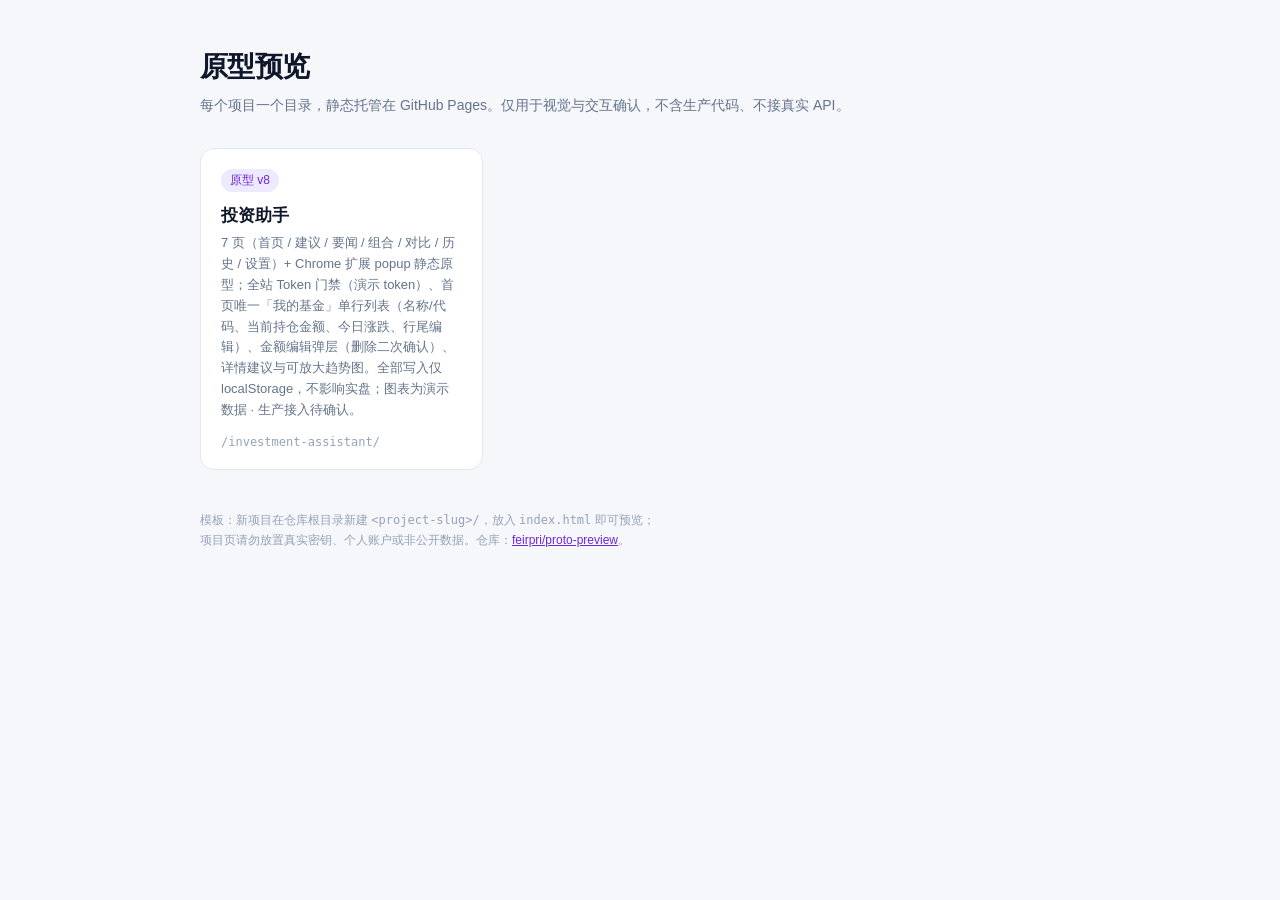
<file: index.html>
<!DOCTYPE html>
<html lang="zh-CN">
<head>
<meta charset="UTF-8">
<meta name="viewport" content="width=device-width, initial-scale=1">
<title>原型预览 · Paperclip</title>
<style>
  :root { color-scheme: light; }
  * { box-sizing: border-box; }
  body {
    margin: 0; padding: 48px 24px 64px;
    font-family: -apple-system, BlinkMacSystemFont, "Segoe UI", "PingFang SC", "Hiragino Sans GB", "Microsoft YaHei", sans-serif;
    background: #f6f7fb; color: #0f172a;
  }
  .wrap { max-width: 880px; margin: 0 auto; }
  header h1 { margin: 0 0 8px; font-size: 28px; letter-spacing: -0.02em; }
  header p { margin: 0; color: #64748b; font-size: 14px; line-height: 1.6; }
  .grid { display: grid; gap: 16px; margin-top: 32px; grid-template-columns: repeat(auto-fill, minmax(260px, 1fr)); }
  .card {
    display: block; padding: 20px; border-radius: 14px; text-decoration: none;
    background: #fff; border: 1px solid #e2e8f0; color: inherit;
    transition: border-color .15s, box-shadow .15s, transform .15s;
  }
  .card:hover { border-color: #8b5cf6; box-shadow: 0 6px 20px rgba(139, 92, 246, .12); transform: translateY(-2px); }
  .badge {
    display: inline-block; padding: 3px 9px; border-radius: 999px; font-size: 12px;
    background: #ede9fe; color: #6d28d9; margin-bottom: 12px;
  }
  .card h2 { margin: 0 0 6px; font-size: 17px; }
  .card p { margin: 0; color: #64748b; font-size: 13px; line-height: 1.6; }
  .path { display: block; margin-top: 14px; font-family: ui-monospace, SFMono-Regular, Menlo, monospace; font-size: 12px; color: #94a3b8; }
  footer { margin-top: 40px; color: #94a3b8; font-size: 12px; line-height: 1.7; }
  footer a { color: #6d28d9; }
</style>
</head>
<body>
<div class="wrap">
  <header>
    <h1>原型预览</h1>
    <p>每个项目一个目录，静态托管在 GitHub Pages。仅用于视觉与交互确认，不含生产代码、不接真实 API。</p>
  </header>

  <main class="grid">
    <a class="card" href="./investment-assistant/">
      <span class="badge">原型 v8</span>
      <h2>投资助手</h2>
      <p>7 页（首页 / 建议 / 要闻 / 组合 / 对比 / 历史 / 设置）+ Chrome 扩展 popup 静态原型；全站 Token 门禁（演示 token）、首页唯一「我的基金」单行列表（名称/代码、当前持仓金额、今日涨跌、行尾编辑）、金额编辑弹层（删除二次确认）、详情建议与可放大趋势图。全部写入仅 localStorage，不影响实盘；图表为演示数据 · 生产接入待确认。</p>
      <span class="path">/investment-assistant/</span>
    </a>
  </main>

  <footer>
    模板：新项目在仓库根目录新建 <code>&lt;project-slug&gt;/</code>，放入 <code>index.html</code> 即可预览；<br>
    项目页请勿放置真实密钥、个人账户或非公开数据。仓库：<a href="https://github.com/feirpri/proto-preview">feirpri/proto-preview</a>。
  </footer>
</div>
</body>
</html>
</file>
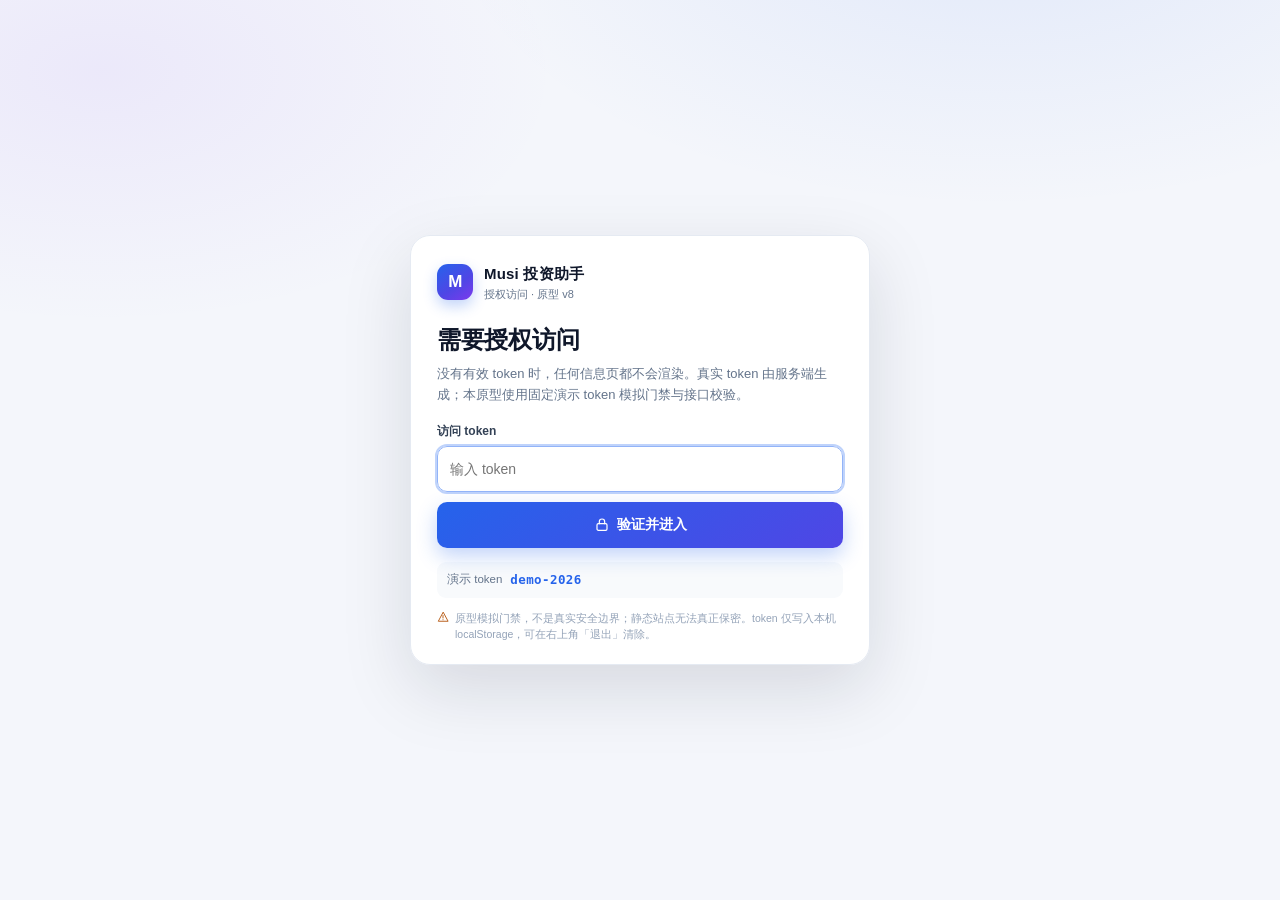
<file: investment-assistant/index.html>
<!doctype html>
<html lang="zh-CN">
<head>
  <meta charset="utf-8">
  <meta name="viewport" content="width=device-width, initial-scale=1, viewport-fit=cover">
  <meta name="theme-color" content="#f4f6fb">
  <title>首页 · Musi 投资助手原型</title>
  <link rel="icon" href="data:,">
  <link rel="stylesheet" href="assets/app.css">
</head>
<body data-page="home">
  <div class="layout">
    <aside class="sidebar" id="sidebar"></aside>
    <div class="main">
      <header class="topbar" id="topbar"></header>
      <main class="content">
        <div class="page-head">
          <div>
            <h1>首页</h1>
            <p class="lede">大盘指数 + 我的基金。每只基金一行，只展示当前持仓金额与今日涨跌；点基金名称看建议与趋势图，点行尾编辑图标修改金额。演示写入仅保存在本地、不影响实盘。</p>
          </div>
          <div class="head-side" id="home-head-side"></div>
        </div>

        <section class="section" style="margin-top:0" aria-label="大盘指数">
          <div class="section-head">
            <div>
              <h2>大盘指数</h2>
              <div class="hint">红涨绿跌 · 点位 / 涨跌幅 / PE-TTM / PE 历史分位（近 10 年）</div>
            </div>
            <div class="updown-legend" aria-label="涨跌颜色图例">
              <span class="ud-item"><span class="ud-swatch up"></span>涨</span>
              <span class="ud-item"><span class="ud-swatch down"></span>跌</span>
              <span class="ud-item"><span class="ud-swatch flat"></span>平</span>
            </div>
          </div>
          <div class="table-card">
            <table class="data-table index-table">
              <caption class="sr-only">大盘指数：点位、涨跌幅、PE-TTM、近 10 年 PE 历史分位与状态；PE 与分位数为演示值</caption>
              <thead>
                <tr>
                  <th scope="col">指数</th>
                  <th scope="col" class="r">点位</th>
                  <th scope="col" class="r">涨跌幅</th>
                  <th scope="col" class="r">PE-TTM</th>
                  <th scope="col" class="r">PE 历史分位<small class="th-sub">近 10 年 · 演示</small></th>
                  <th scope="col" class="r">状态</th>
                </tr>
              </thead>
              <tbody id="index-body" aria-live="polite"></tbody>
            </table>
          </div>
          <p class="table-note">PE-TTM 与历史分位数均为演示值（分位窗口近 10 年），生产环境是否有稳定可商用/可个人使用的接口待数据调研确认；不构成投资建议。</p>
        </section>

        <section class="section" id="my-funds" aria-label="我的基金">
          <div class="section-head">
            <div>
              <h2>我的基金</h2>
              <div class="hint">一行一只基金 · 当前持仓与今日涨跌 · 点名称看详情，点行尾图标改金额</div>
            </div>
            <div class="mf-head-actions">
              <span class="demo-write-chip">演示写入 · 仅保存在本地，不影响实盘</span>
              <button class="mf-add-btn" type="button" data-fund-add>
                <svg viewBox="0 0 24 24" fill="none" stroke="currentColor" stroke-width="1.9" stroke-linecap="round" aria-hidden="true"><path d="M12 5v14"/><path d="M5 12h14"/></svg>
                <span>添加基金</span>
              </button>
            </div>
          </div>
          <div class="table-card">
            <table class="data-table myfunds-table">
              <caption class="sr-only">我的基金：基金名称与代码、当前持仓金额、今日涨跌金额与幅度、编辑入口；演示数据，写入仅保存在本机</caption>
              <thead>
                <tr>
                  <th scope="col">基金</th>
                  <th scope="col" class="r">当前持仓</th>
                  <th scope="col" class="r">今日涨跌</th>
                  <th scope="col" class="mf-actions-head"><span class="sr-only">操作</span></th>
                </tr>
              </thead>
              <tbody id="fund-body" aria-live="polite"></tbody>
            </table>
          </div>
          <p class="table-note">当前持仓金额取该基金最新一条记录；今日涨跌为演示估算。各基金金额之和由系统内部计算，不在首页展示、不可编辑。</p>
        </section>

        <section class="section" aria-label="最近操作">
          <details class="recent-ops" id="recent-ops">
            <summary>
              <span class="ro-summary-main">
                <span class="ro-title">最近操作</span>
                <span class="hint">默认折叠 · 本地审计 · 撤销上一笔 / 恢复演示初始值</span>
              </span>
              <span class="ro-summary-side" aria-hidden="true">展开 / 收起</span>
            </summary>
            <div class="card audit-card" id="home-audit-body"></div>
          </details>
        </section>

        <section class="grid grid-12 section" id="home-quality" aria-label="数据口径说明"></section>
      </main>
      <footer class="site-foot" id="site-footer"></footer>
    </div>
    <nav class="bottom-nav" id="bottom-nav" aria-label="移动端主导航"></nav>
  </div>
  <span id="refresh-status" class="sr-only" aria-live="polite"></span>
  <noscript><p class="table-note">本原型需要启用 JavaScript 才能渲染行情与基金列表。</p></noscript>
  <script src="assets/data.js"></script>
  <script src="assets/app.js"></script>
</body>
</html>
</file>
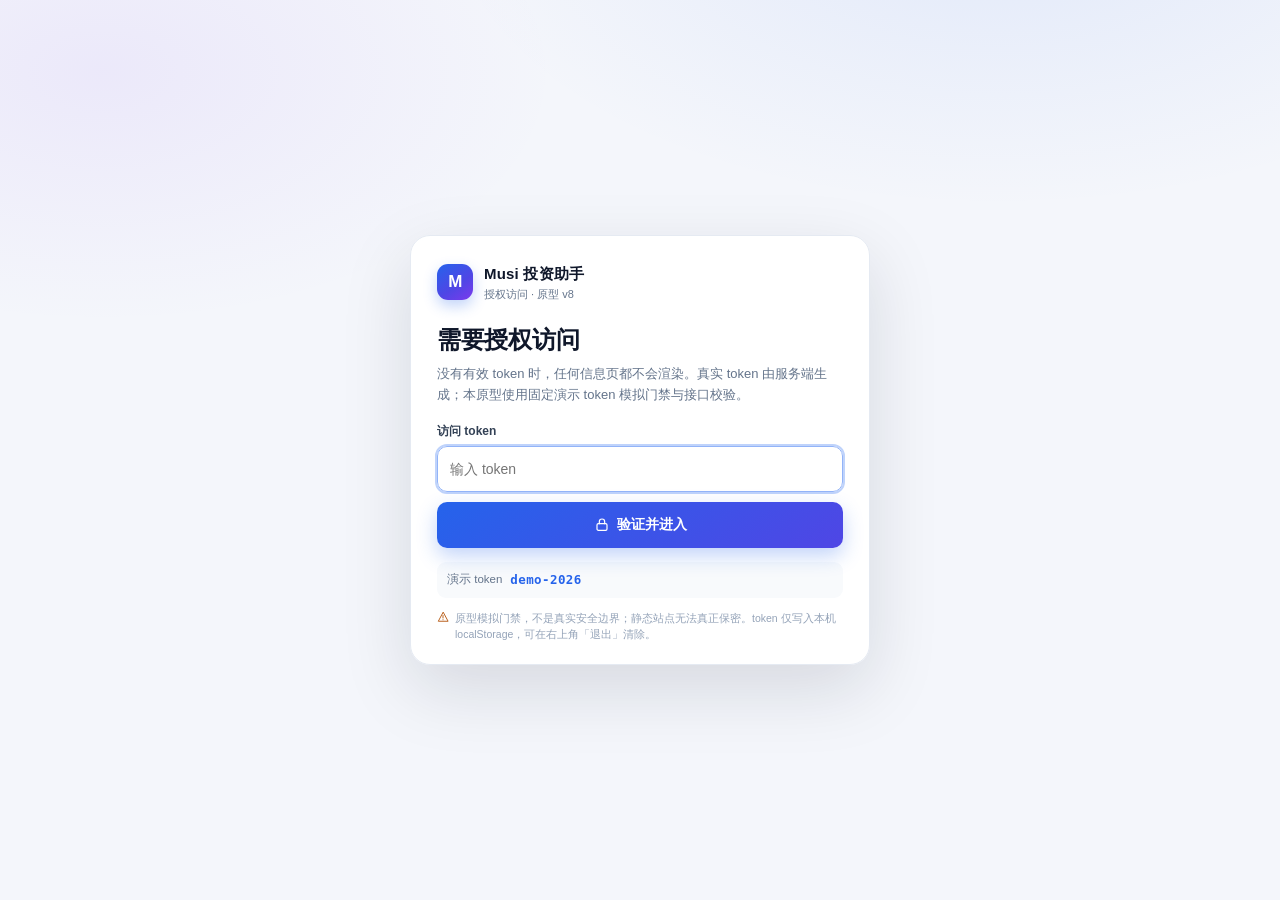
<file: investment-assistant/advice.html>
<!doctype html>
<html lang="zh-CN">
<head>
  <meta charset="utf-8">
  <meta name="viewport" content="width=device-width, initial-scale=1, viewport-fit=cover">
  <meta name="theme-color" content="#f4f6fb">
  <title>建议 · Musi 投资助手原型</title>
  <link rel="icon" href="data:,">
  <link rel="stylesheet" href="assets/app.css">
</head>
<body data-page="advice">
  <div class="layout">
    <aside class="sidebar" id="sidebar"></aside>
    <div class="main">
      <header class="topbar" id="topbar"></header>
      <main class="content">
        <div class="page-head">
          <div>
            <h1>建议</h1>
            <p class="lede">每日 14:30 定期分析的操作建议：整体决策摘要 + 逐基金操作、金额、理由与执行状态。建议只读，执行仅通过 MCP 写入口。</p>
          </div>
          <div class="head-side" id="advice-head-side"></div>
        </div>

        <section class="section" style="margin-top:0" id="advice-summary" aria-label="整体决策摘要"></section>

        <section class="section">
          <div class="section-head">
            <div>
              <h2>逐基金建议</h2>
              <div class="hint">5 只基金 · 操作 / 金额 / 理由 / executed 状态；可对照当前估值与权重</div>
            </div>
            <span class="ro-chip" id="advice-ro"></span>
          </div>
          <div class="advice-list" id="advice-list"></div>
        </section>

        <section class="section" id="advice-foot-note" aria-label="执行说明"></section>
      </main>
      <footer class="site-foot" id="site-footer"></footer>
    </div>
    <nav class="bottom-nav" id="bottom-nav" aria-label="移动端主导航"></nav>
  </div>
  <script src="assets/data.js"></script>
  <script src="assets/app.js"></script>
</body>
</html>
</file>
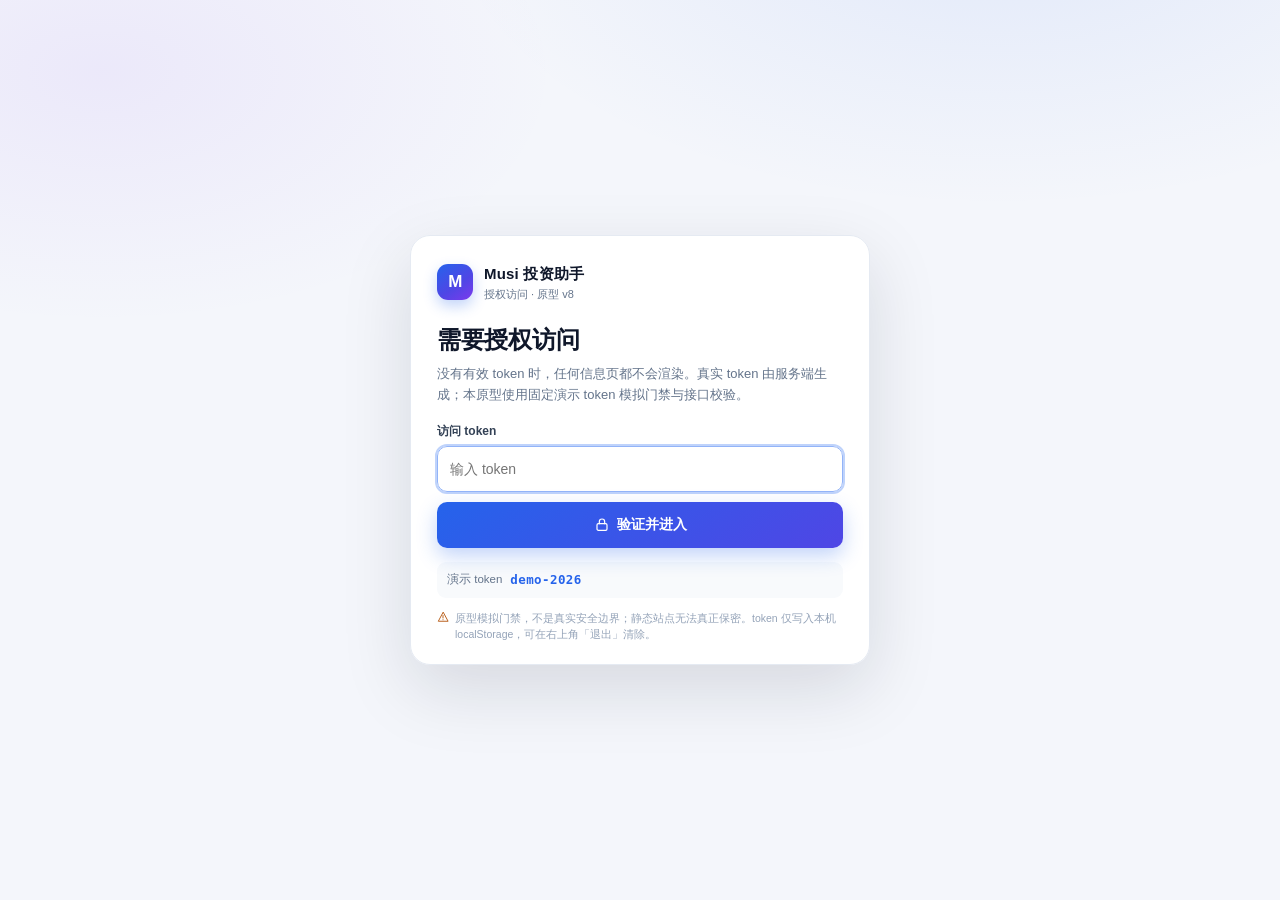
<file: investment-assistant/compare.html>
<!doctype html>
<html lang="zh-CN">
<head>
  <meta charset="utf-8">
  <meta name="viewport" content="width=device-width, initial-scale=1, viewport-fit=cover">
  <meta name="theme-color" content="#f4f6fb">
  <title>对比 · Musi 投资助手原型</title>
  <link rel="icon" href="data:,">
  <link rel="stylesheet" href="assets/app.css">
</head>
<body data-page="compare">
  <div class="layout">
    <aside class="sidebar" id="sidebar"></aside>
    <div class="main">
      <header class="topbar" id="topbar"></header>
      <main class="content">
        <div class="page-head">
          <div>
            <h1>对比</h1>
            <p class="lede">实盘、AI 影子与沪深300 基准的三线对比。曲线以基点 100 归一化，区间可切换。</p>
          </div>
          <div class="head-side">
            <span class="ro-chip"><svg viewBox="0 0 24 24" fill="none" stroke="currentColor" stroke-width="1.8" stroke-linecap="round" stroke-linejoin="round" width="12" height="12"><rect x="4.5" y="10" width="15" height="10" rx="2"/><path d="M8 10V7a4 4 0 0 1 8 0v3"/></svg>只读</span>
          </div>
        </div>

        <section class="section" style="margin-top:0">
          <div class="section-head">
            <div id="range-tabs"></div>
            <span class="hint" id="compare-meta"></span>
          </div>
        </section>

        <section class="card chart-card">
          <div class="chart-top">
            <div class="legend">
              <span class="legend-item"><span class="legend-swatch" style="background:#2563eb"></span>实盘 <b id="lg-actual"></b></span>
              <span class="legend-item"><span class="legend-swatch" style="background:#7c3aed"></span>AI 影子 <b id="lg-ai"></b></span>
              <span class="legend-item"><span class="legend-swatch" style="background:#d97706"></span>沪深300 基准 <b id="lg-bench"></b></span>
            </div>
            <span class="q estimate">estimate 拼接</span>
          </div>
          <div class="chart-wrap" id="chart"></div>
        </section>

        <section class="metric-grid section" style="margin-top:14px" id="compare-metrics" aria-label="对比指标"></section>

        <section class="grid grid-12 section">
          <div class="card col-7">
            <div class="card-head"><h3>指标明细</h3><span class="sub">区间内，按基点 100 计算</span></div>
            <div class="card-pad" style="padding-top:8px">
              <table class="metrics-table" id="compare-table"></table>
            </div>
          </div>
          <div class="card col-5">
            <div class="card-head"><h3>口径与提示</h3><span class="sub">只读</span></div>
            <div class="card-pad">
              <div class="deviation-list">
                <div class="dev-item"><span class="bar"></span><div><div class="t">三组互不写入</div><div class="d">实盘只反映真实持仓行情；AI 影子严格执行每日建议（模拟）；基准组跟踪沪深300。</div></div></div>
                <div class="dev-item warn"><span class="bar"></span><div><div class="t">估算与官方严格分离</div><div class="d">当前末端为 11-10 盘中 estimate，起算包含 11-07 official；修正后曲线会自动重算。</div></div></div>
                <div class="dev-item"><span class="bar"></span><div><div class="t">超额收益口径</div><div class="d">超额 = 组累计收益 − 沪深300 累计收益；未扣费用，仅用于原型展示。</div></div></div>
              </div>
            </div>
          </div>
        </section>
      </main>
      <footer class="site-foot" id="site-footer"></footer>
    </div>
    <nav class="bottom-nav" id="bottom-nav" aria-label="移动端主导航"></nav>
  </div>
  <script src="assets/data.js"></script>
  <script src="assets/app.js"></script>
</body>
</html>
</file>
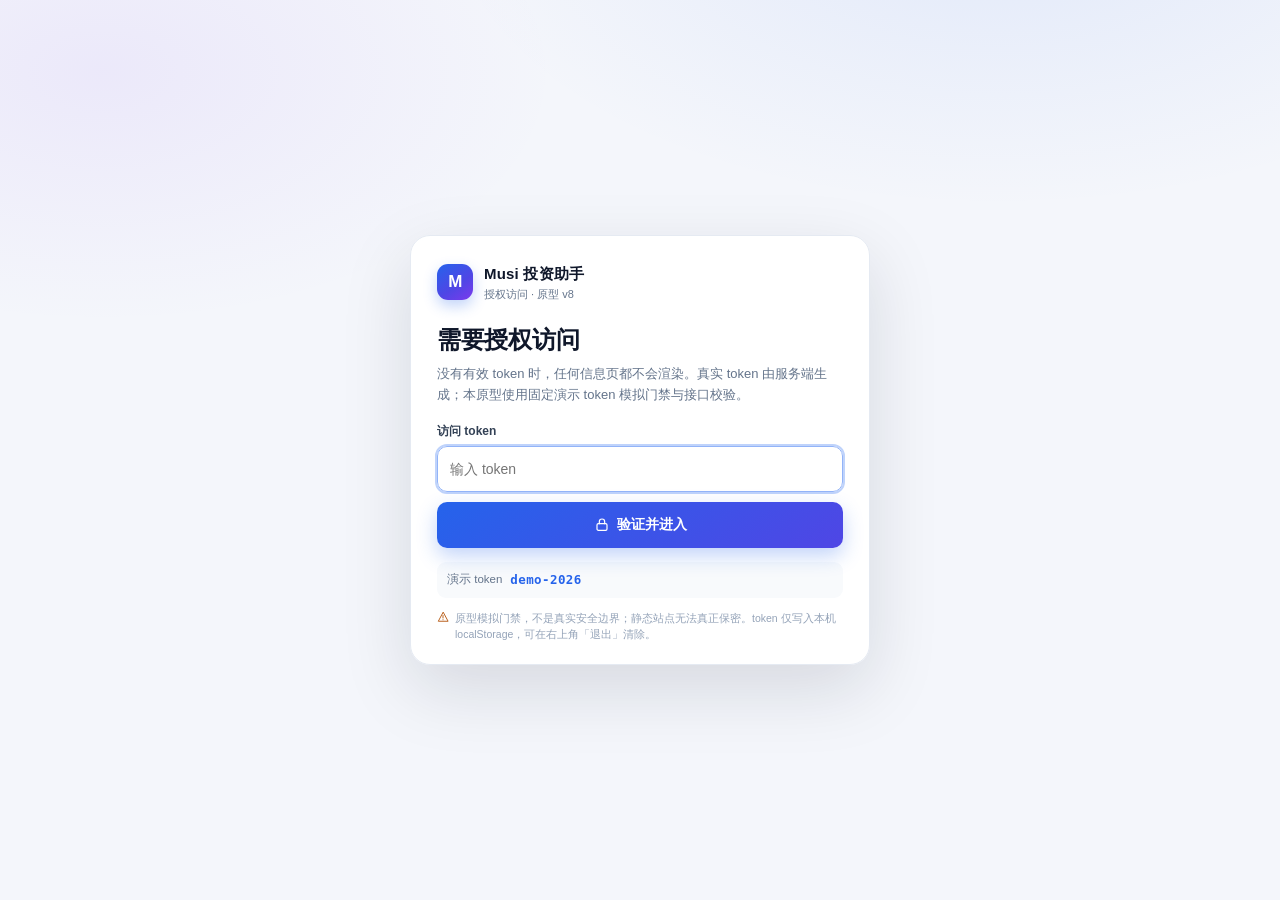
<file: investment-assistant/history.html>
<!doctype html>
<html lang="zh-CN">
<head>
  <meta charset="utf-8">
  <meta name="viewport" content="width=device-width, initial-scale=1, viewport-fit=cover">
  <meta name="theme-color" content="#f4f6fb">
  <title>历史 · Musi 投资助手原型</title>
  <link rel="icon" href="data:,">
  <link rel="stylesheet" href="assets/app.css">
</head>
<body data-page="history">
  <div class="layout">
    <aside class="sidebar" id="sidebar"></aside>
    <div class="main">
      <header class="topbar" id="topbar"></header>
      <main class="content">
        <div class="page-head">
          <div>
            <h1>历史</h1>
            <p class="lede">每日建议、快照与官方修正时间线；交易记录保留执行 / 回滚状态与审计痕迹。</p>
          </div>
          <div class="head-side">
            <span class="ro-chip"><svg viewBox="0 0 24 24" fill="none" stroke="currentColor" stroke-width="1.8" stroke-linecap="round" stroke-linejoin="round" width="12" height="12"><rect x="4.5" y="10" width="15" height="10" rx="2"/><path d="M8 10V7a4 4 0 0 1 8 0v3"/></svg>只读</span>
          </div>
        </div>

        <section class="grid grid-12" id="history-summary" aria-label="历史概览"></section>

        <section class="section">
          <div class="section-head">
            <div>
              <h2>建议与快照时间线</h2>
              <div class="hint">每条记录保留数据时间与质量；官方修正以 estimate → official / partial 标记。</div>
            </div>
            <span class="ro-chip"><svg viewBox="0 0 24 24" fill="none" stroke="currentColor" stroke-width="1.8" stroke-linecap="round" stroke-linejoin="round" width="12" height="12"><rect x="4.5" y="10" width="15" height="10" rx="2"/><path d="M8 10V7a4 4 0 0 1 8 0v3"/></svg>只读</span>
          </div>
          <div class="timeline" id="timeline"></div>
        </section>

        <section class="section">
          <div class="section-head">
            <div>
              <h2>交易记录</h2>
              <div class="hint">建议执行写入 trades(source=advice)；回滚保留审计，不物理删除历史。</div>
            </div>
            <span class="q estimate">estimate / official</span>
          </div>
          <div class="trades-wrap" id="trades"></div>
        </section>
      </main>
      <footer class="site-foot" id="site-footer"></footer>
    </div>
    <nav class="bottom-nav" id="bottom-nav" aria-label="移动端主导航"></nav>
  </div>
  <script src="assets/data.js"></script>
  <script src="assets/app.js"></script>
</body>
</html>
</file>
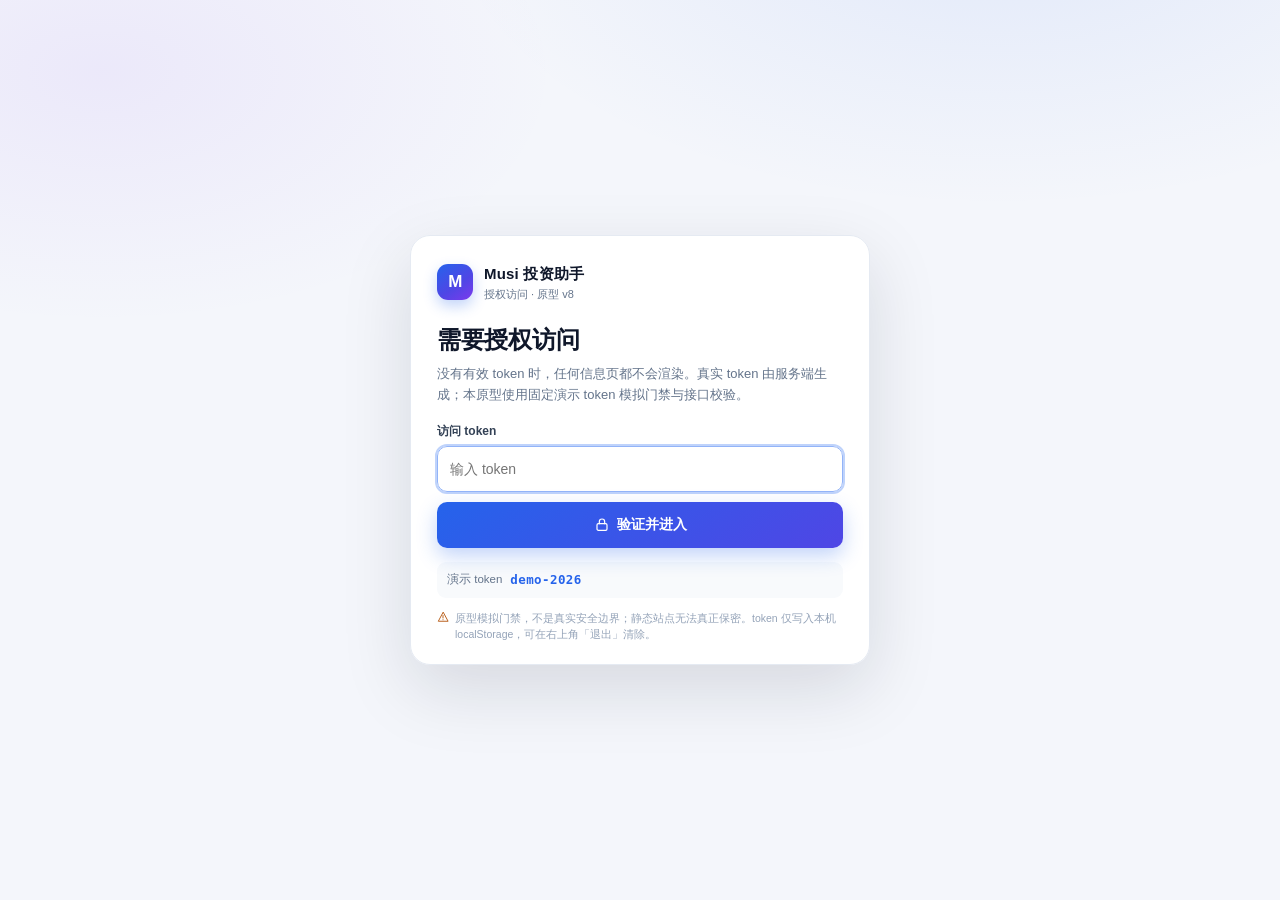
<file: investment-assistant/news.html>
<!doctype html>
<html lang="zh-CN">
<head>
  <meta charset="utf-8">
  <meta name="viewport" content="width=device-width, initial-scale=1, viewport-fit=cover">
  <meta name="theme-color" content="#f4f6fb">
  <title>要闻 · Musi 投资助手原型</title>
  <link rel="icon" href="data:,">
  <link rel="stylesheet" href="assets/app.css">
</head>
<body data-page="news">
  <div class="layout">
    <aside class="sidebar" id="sidebar"></aside>
    <div class="main">
      <header class="topbar" id="topbar"></header>
      <main class="content">
        <div class="page-head">
          <div>
            <h1>要闻</h1>
            <p class="lede">可能影响经济与民生的政策、新闻与大事件。AI 每日 14:30 更新，本页展示昨日/近期内容；本期为静态展示，不提供刷新或筛选。</p>
          </div>
          <div class="head-side" id="news-head-side"></div>
        </div>

        <div class="demo-banner" id="news-banner"></div>

        <section class="section" style="margin-top:16px">
          <div class="section-head">
            <div>
              <h2>经济与民生要闻</h2>
              <div class="hint" id="news-meta"></div>
            </div>
            <span class="ro-chip" id="news-ro"></span>
          </div>
          <div class="news-list" id="news-list"></div>
        </section>

        <section class="section" id="news-foot-note" aria-label="更新说明"></section>
      </main>
      <footer class="site-foot" id="site-footer"></footer>
    </div>
    <nav class="bottom-nav" id="bottom-nav" aria-label="移动端主导航"></nav>
  </div>
  <script src="assets/data.js"></script>
  <script src="assets/app.js"></script>
</body>
</html>
</file>
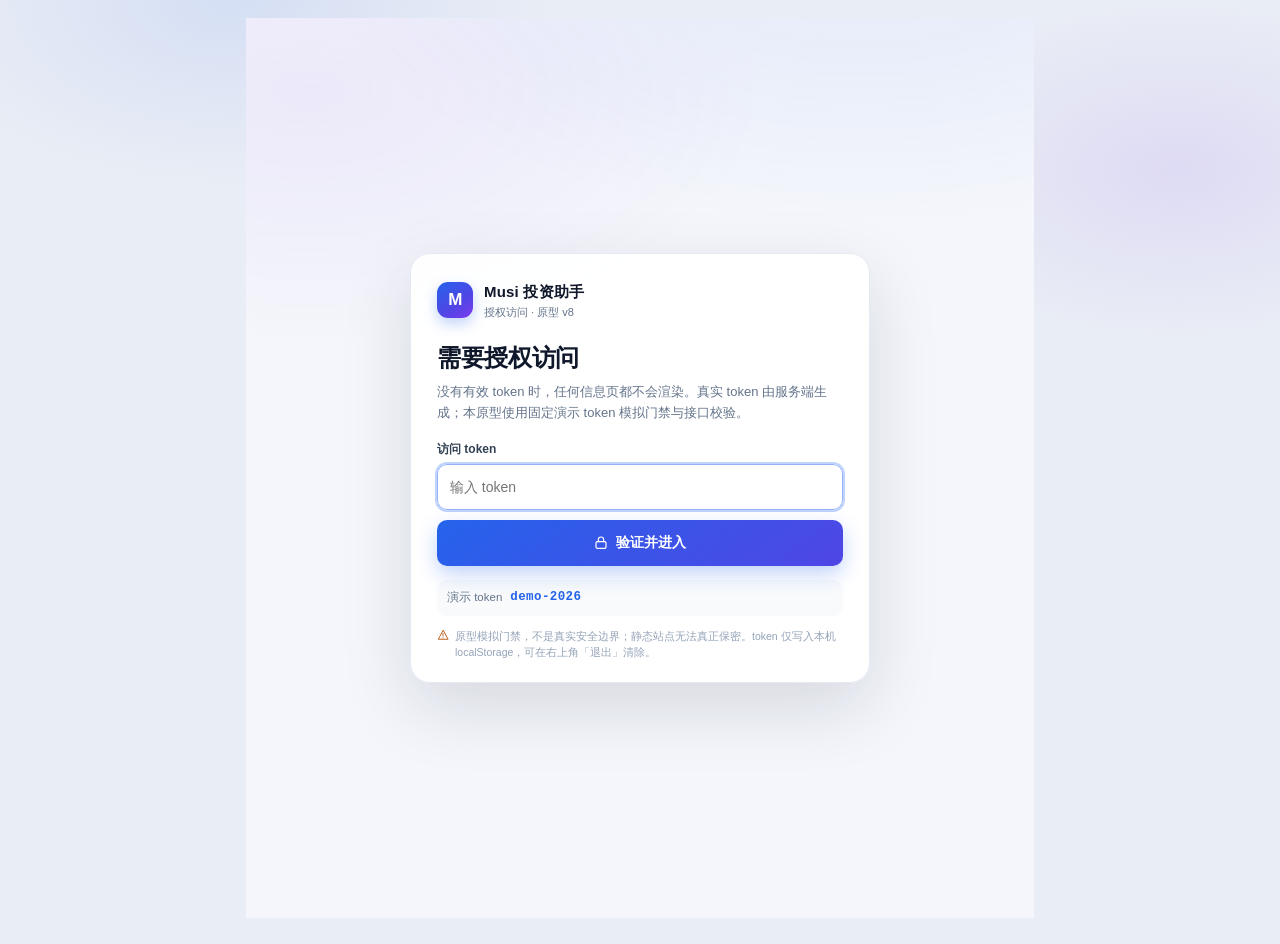
<file: investment-assistant/popup.html>
<!doctype html>
<html lang="zh-CN">
<head>
  <meta charset="utf-8">
  <meta name="viewport" content="width=device-width, initial-scale=1">
  <meta name="theme-color" content="#eef1f8">
  <title>Chrome 扩展 popup · Musi 投资助手原型</title>
  <link rel="icon" href="data:,">
  <link rel="stylesheet" href="assets/app.css">
  <link rel="stylesheet" href="assets/popup.css">
</head>
<body data-page="popup" class="popup-body">
  <div id="popup-root"></div>
  <script src="assets/data.js"></script>
  <script src="assets/app.js"></script>
</body>
</html>
</file>
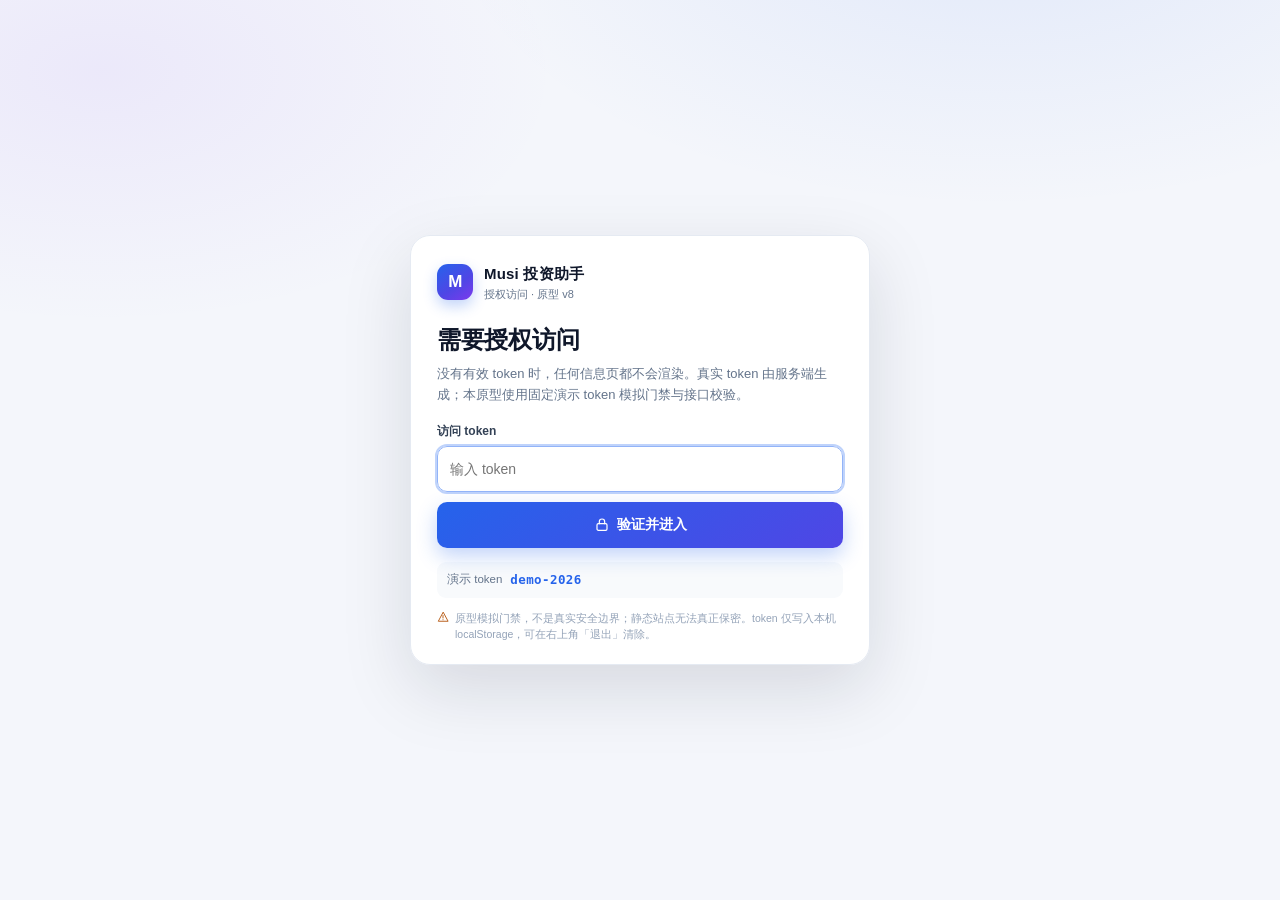
<file: investment-assistant/portfolio.html>
<!doctype html>
<html lang="zh-CN">
<head>
  <meta charset="utf-8">
  <meta name="viewport" content="width=device-width, initial-scale=1, viewport-fit=cover">
  <meta name="theme-color" content="#f4f6fb">
  <title>组合 · Musi 投资助手原型</title>
  <link rel="icon" href="data:,">
  <link rel="stylesheet" href="assets/app.css">
</head>
<body data-page="portfolio">
  <div class="layout">
    <aside class="sidebar" id="sidebar"></aside>
    <div class="main">
      <header class="topbar" id="topbar"></header>
      <main class="content">
        <div class="page-head">
          <div>
            <h1>组合</h1>
            <p class="lede">实盘 / AI 影子 / 沪深300 基准三组切换，查看持仓、现金、目标权重与实际权重偏离。客户端只读。</p>
          </div>
          <div class="head-side">
            <span class="ro-chip"><svg viewBox="0 0 24 24" fill="none" stroke="currentColor" stroke-width="1.8" stroke-linecap="round" stroke-linejoin="round" width="12" height="12"><rect x="4.5" y="10" width="15" height="10" rx="2"/><path d="M8 10V7a4 4 0 0 1 8 0v3"/></svg>只读</span>
          </div>
        </div>

        <section class="section" style="margin-top:0">
          <div class="section-head">
            <div id="group-tabs"></div>
            <span class="hint" id="group-note"></span>
          </div>
        </section>

        <section class="grid grid-12" id="portfolio-stats" aria-label="组合总览"></section>

        <section class="section">
          <div class="section-head">
            <div>
              <h2>持仓与权重</h2>
              <div class="hint">按总资产 67.9 万计；目标权重合计 72%，现金目标 28%。当前为 14:30 估算快照（执行前）。</div>
            </div>
            <span class="q estimate">estimate</span>
          </div>
          <div class="holdings" id="holdings"></div>
        </section>

        <section class="grid grid-12 section">
          <div class="card col-7">
            <div class="card-head"><h3>偏离提示</h3><span class="sub">只读建议</span></div>
            <div class="card-pad"><div class="deviation-list" id="deviation-list"></div></div>
          </div>
          <div class="card col-5">
            <div class="card-head"><h3>关键位</h3><span class="sub">震荡 · 盘中</span></div>
            <div class="card-pad" id="portfolio-levels"></div>
          </div>
        </section>
      </main>
      <footer class="site-foot" id="site-footer"></footer>
    </div>
    <nav class="bottom-nav" id="bottom-nav" aria-label="移动端主导航"></nav>
  </div>
  <script src="assets/data.js"></script>
  <script src="assets/app.js"></script>
</body>
</html>
</file>
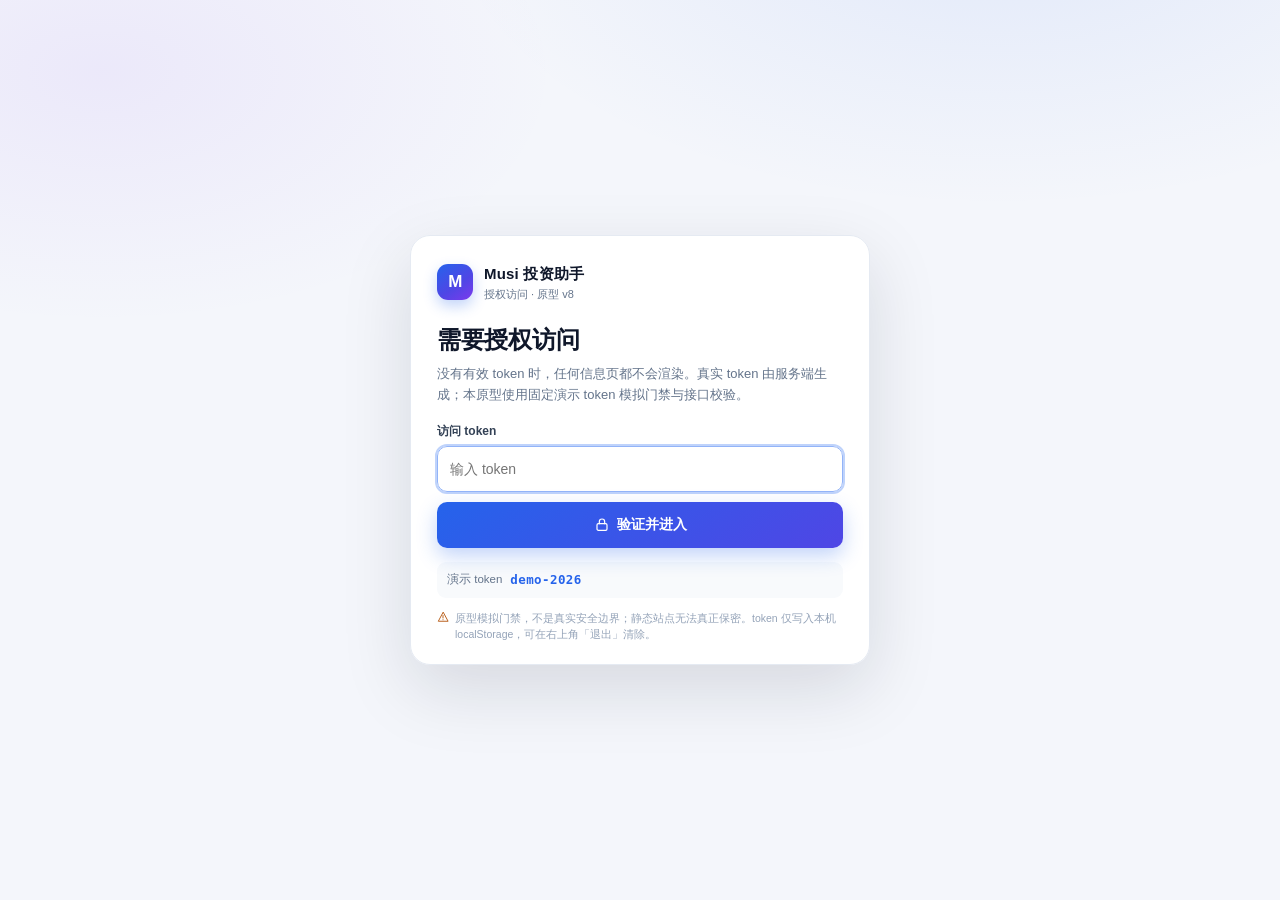
<file: investment-assistant/settings.html>
<!doctype html>
<html lang="zh-CN">
<head>
  <meta charset="utf-8">
  <meta name="viewport" content="width=device-width, initial-scale=1, viewport-fit=cover">
  <meta name="theme-color" content="#f4f6fb">
  <title>设置 · Musi 投资助手原型</title>
  <link rel="icon" href="data:,">
  <link rel="stylesheet" href="assets/app.css">
</head>
<body data-page="settings">
  <div class="layout">
    <aside class="sidebar" id="sidebar"></aside>
    <div class="main">
      <header class="topbar" id="topbar"></header>
      <main class="content">
        <div class="page-head">
          <div>
            <h1>设置</h1>
            <p class="lede">关键位、目标仓位与权重、提醒、数据源、token 与备份恢复入口。本页全部只读展示。</p>
          </div>
          <div class="head-side">
            <span class="ro-chip"><svg viewBox="0 0 24 24" fill="none" stroke="currentColor" stroke-width="1.8" stroke-linecap="round" stroke-linejoin="round" width="12" height="12"><rect x="4.5" y="10" width="15" height="10" rx="2"/><path d="M8 10V7a4 4 0 0 1 8 0v3"/></svg>只读</span>
          </div>
        </div>

        <div class="settings-banner">
          <svg viewBox="0 0 24 24" fill="none" stroke="currentColor" stroke-width="1.8" stroke-linecap="round" stroke-linejoin="round"><rect x="4.5" y="10" width="15" height="10" rx="2"/><path d="M8 10V7a4 4 0 0 1 8 0v3"/></svg>
          <div><b>只读展示：</b>所有设置项均不能在客户端修改。关键位、目标权重、提醒与数据源变更需通过 MCP 写入口提交，备份恢复需在服务端执行。</div>
        </div>

        <section class="grid grid-12 section">
          <div class="card col-6">
            <div class="card-head"><h3>关键位</h3><span class="sub">市场状态阈值</span></div>
            <div class="card-pad setting-group" id="settings-levels"></div>
          </div>
          <div class="card col-6">
            <div class="card-head"><h3>目标仓位与权重</h3><span class="sub">合计 72%</span></div>
            <div class="card-pad setting-group" id="settings-weights"></div>
          </div>
        </section>

        <section class="grid grid-12 section">
          <div class="card col-6">
            <div class="card-head"><h3>提醒</h3><span class="sub">只提醒，不执行</span></div>
            <div class="card-pad setting-group" id="settings-reminders"></div>
          </div>
          <div class="card col-6">
            <div class="card-head"><h3>数据源与 token</h3><span class="sub">只读状态</span></div>
            <div class="card-pad setting-group" id="settings-sources"></div>
          </div>
        </section>

        <section class="grid grid-12 section">
          <div class="card col-12">
            <div class="card-head"><h3>备份与恢复</h3><span class="sub">服务端执行</span></div>
            <div class="card-pad setting-group" id="settings-backup"></div>
          </div>
        </section>

        <div class="settings-banner" style="margin-top:16px;background:var(--surface-2);border-color:var(--border);color:var(--muted)">
          <svg viewBox="0 0 24 24" fill="none" stroke="currentColor" stroke-width="1.8" stroke-linecap="round" stroke-linejoin="round"><path d="M12 3 5 6v5.2c0 4.3 2.9 7.7 7 9.8 4.1-2.1 7-5.5 7-9.8V6Z"/></svg>
          <div>原型简化：本页仅展示字段形态与信息层级，未接入真实设置读写；开关为静态状态，不响应点击。</div>
        </div>
      </main>
      <footer class="site-foot" id="site-footer"></footer>
    </div>
    <nav class="bottom-nav" id="bottom-nav" aria-label="移动端主导航"></nav>
  </div>
  <script src="assets/data.js"></script>
  <script src="assets/app.js"></script>
</body>
</html>
</file>
<file: investment-assistant/assets/app.css>
/* Musi 投资助手 · 静态原型样式（浅色金融看板） */
:root {
  --bg: #f4f6fb;
  --bg-deep: #eef1f8;
  --surface: #ffffff;
  --surface-2: #f8fafc;
  --surface-3: #f1f5f9;
  --border: #e5eaf2;
  --border-strong: #d6deea;
  --text: #0f172a;
  --text-2: #334155;
  --muted: #64748b;
  --muted-2: #94a3b8;
  --blue: #2563eb;
  --blue-soft: #eef4ff;
  --purple: #7c3aed;
  --purple-soft: #f4efff;
  --amber: #d97706;
  --amber-soft: #fff7e8;
  --up: #dc2626;
  --up-soft: #fdeeee;
  --down: #16a34a;
  --down-soft: #e9f7ef;
  --green: #059669;
  --green-soft: #e8f7f0;
  --orange: #ea580c;
  --orange-soft: #fff1e8;
  --red: #dc2626;
  --red-soft: #fdecec;
  --radius: 16px;
  --radius-sm: 10px;
  --shadow: 0 1px 2px rgba(15, 23, 42, 0.04), 0 10px 28px rgba(15, 23, 42, 0.055);
  --shadow-sm: 0 1px 2px rgba(15, 23, 42, 0.05);
  --sidebar-w: 236px;
  --font: -apple-system, BlinkMacSystemFont, "Segoe UI", "PingFang SC",
    "Hiragino Sans GB", "Microsoft YaHei", "Noto Sans SC", "Source Han Sans SC",
    sans-serif;
}

* { box-sizing: border-box; }

html, body {
  margin: 0;
  padding: 0;
  max-width: 100%;
  overflow-x: hidden;
}

body {
  background:
    radial-gradient(1100px 520px at 82% -8%, rgba(37, 99, 235, 0.055), transparent 64%),
    radial-gradient(900px 460px at 8% 8%, rgba(124, 58, 237, 0.04), transparent 60%),
    var(--bg);
  color: var(--text);
  font-family: var(--font);
  font-size: 14px;
  line-height: 1.55;
  -webkit-font-smoothing: antialiased;
  text-rendering: optimizeLegibility;
}

a { color: inherit; text-decoration: none; }
button { font-family: inherit; }
svg { display: block; width: 1em; height: 1em; flex: none; }

/* ---------- 布局 ---------- */
.layout { display: flex; min-height: 100vh; position: relative; }
@media (min-width: 901px) {
  .layout::before {
    content: "";
    position: absolute;
    left: 0; top: 0; bottom: 0;
    width: var(--sidebar-w);
    background: rgba(255, 255, 255, 0.92);
    border-right: 1px solid var(--border);
    z-index: 0;
  }
}

.sidebar {
  width: var(--sidebar-w);
  flex: 0 0 var(--sidebar-w);
  position: sticky;
  top: 0;
  height: 100vh;
  padding: 22px 16px 18px;
  background: rgba(255, 255, 255, 0.92);
  border-right: 1px solid var(--border);
  display: flex;
  flex-direction: column;
  gap: 18px;
  z-index: 30;
}

.brand { display: flex; align-items: center; gap: 11px; padding: 2px 8px; }
.brand-mark {
  width: 36px; height: 36px; border-radius: 11px;
  background: linear-gradient(145deg, #2563eb, #4f46e5 58%, #7c3aed);
  color: #fff; display: grid; place-items: center;
  font-weight: 800; font-size: 17px; letter-spacing: -0.5px;
  box-shadow: 0 6px 14px rgba(37, 99, 235, 0.28);
}
.brand-name { font-weight: 700; font-size: 15px; letter-spacing: 0.2px; }
.brand-sub { font-size: 11px; color: var(--muted); margin-top: 1px; }

.side-nav { display: flex; flex-direction: column; gap: 4px; }
.nav-item {
  display: flex; align-items: center; gap: 10px;
  min-height: 44px; padding: 0 12px; border-radius: 11px;
  color: var(--text-2); font-weight: 500; font-size: 14px;
  transition: background 0.15s ease, color 0.15s ease;
  position: relative;
}
.nav-item svg { width: 19px; height: 19px; color: var(--muted); flex: none; }
.nav-item:hover { background: var(--surface-3); }
.nav-item.active {
  background: var(--blue-soft);
  color: var(--blue);
  font-weight: 650;
}
.nav-item.active svg { color: var(--blue); }
.nav-item.active::before {
  content: ""; position: absolute; left: -16px; top: 10px; bottom: 10px;
  width: 3px; border-radius: 0 3px 3px 0; background: var(--blue);
}

.side-foot {
  margin-top: auto;
  border-top: 1px solid var(--border);
  padding: 14px 6px 0;
  display: flex; flex-direction: column; gap: 10px;
}
.side-data { font-size: 11.5px; color: var(--muted); line-height: 1.5; }
.side-data b { color: var(--text-2); font-weight: 600; }
.readonly-note {
  display: flex; align-items: flex-start; gap: 7px;
  background: var(--surface-2); border: 1px solid var(--border);
  border-radius: 10px; padding: 9px 10px;
  font-size: 11.5px; color: var(--muted); line-height: 1.45;
}
.readonly-note svg { width: 14px; height: 14px; color: var(--muted); flex: none; margin-top: 1px; }

.main { flex: 1; min-width: 0; display: flex; flex-direction: column; position: relative; z-index: 1; }

.topbar {
  position: sticky; top: 0; z-index: 24;
  display: flex; align-items: center; justify-content: space-between; gap: 14px;
  padding: 12px 34px;
  background: rgba(244, 246, 251, 0.86);
  backdrop-filter: blur(10px);
  border-bottom: 1px solid rgba(229, 234, 242, 0.9);
}
.topbar-left { display: flex; align-items: center; gap: 12px; min-width: 0; }
.topbar-brand { display: none; }
.topbar-brand .brand-mark { width: 32px; height: 32px; border-radius: 9px; font-size: 15px; }
.topbar-title { font-weight: 700; font-size: 15px; white-space: nowrap; }
.topbar-sub { color: var(--muted); font-size: 12px; white-space: nowrap; }
.topbar-right { display: flex; align-items: center; gap: 8px; flex-wrap: wrap; justify-content: flex-end; }

.content {
  width: 100%;
  max-width: 1260px;
  margin: 0 auto;
  padding: 26px 34px 56px;
  min-width: 0;
}

.page-head {
  display: flex; align-items: flex-end; justify-content: space-between;
  gap: 18px; margin-bottom: 20px;
}
.page-head h1 { margin: 0 0 5px; font-size: 26px; letter-spacing: -0.4px; line-height: 1.2; }
.page-head .lede { margin: 0; color: var(--muted); font-size: 13px; max-width: 760px; }
.page-head .head-side { display: flex; gap: 8px; align-items: center; flex-wrap: wrap; justify-content: flex-end; }

.section { margin-top: 22px; }
.section-head {
  display: flex; align-items: center; justify-content: space-between;
  gap: 10px 14px; margin-bottom: 12px; flex-wrap: wrap;
}
.section-head h2 { margin: 0; font-size: 16px; letter-spacing: -0.2px; }
.section-head .hint { color: var(--muted); font-size: 12px; }

.card {
  background: var(--surface);
  border: 1px solid var(--border);
  border-radius: var(--radius);
  box-shadow: var(--shadow-sm);
}
.card-pad { padding: 18px; }
.card-head {
  display: flex; align-items: center; justify-content: space-between;
  gap: 12px; padding: 16px 18px 0;
}
.card-head h3 { margin: 0; font-size: 14.5px; font-weight: 650; }
.card-head .sub { color: var(--muted); font-size: 12px; }

.grid { display: grid; gap: 14px; }
.grid-12 { grid-template-columns: repeat(12, minmax(0, 1fr)); }
.col-3 { grid-column: span 3; }
.col-4 { grid-column: span 4; }
.col-5 { grid-column: span 5; }
.col-6 { grid-column: span 6; }
.col-7 { grid-column: span 7; }
.col-8 { grid-column: span 8; }
.col-12 { grid-column: span 12; }

/* ---------- 徽标 / 标签 ---------- */
.chip, .q, .group-tag {
  display: inline-flex; align-items: center; gap: 5px;
  border-radius: 999px; padding: 3px 8px;
  font-size: 11.5px; font-weight: 600; line-height: 1.35;
  white-space: nowrap;
}
.q::before, .group-tag::before {
  content: ""; width: 6px; height: 6px; border-radius: 50%;
  background: currentColor; flex: none;
}
.q.official { background: var(--green-soft); color: var(--green); }
.q.estimate { background: var(--amber-soft); color: var(--amber); }
.q.partial { background: var(--orange-soft); color: var(--orange); }
.q.stale { background: var(--red-soft); color: var(--red); }
.q.neutral { background: var(--surface-3); color: var(--muted); }

.chip.hold { background: var(--surface-3); color: #475569; }
.chip.buy { background: var(--up-soft); color: var(--up); }
.chip.sell { background: var(--down-soft); color: var(--down); }
.chip.plain { background: var(--surface-3); color: var(--text-2); }
.chip.blue { background: var(--blue-soft); color: var(--blue); }
.chip.green { background: var(--green-soft); color: var(--green); }
.chip.red { background: var(--red-soft); color: var(--red); }
.chip.amber { background: var(--amber-soft); color: var(--amber); }
.chip.purple { background: var(--purple-soft); color: var(--purple); }

.dot { width: 8px; height: 8px; border-radius: 50%; flex: none; }
.dot.blue { background: var(--blue); }
.dot.purple { background: var(--purple); }
.dot.amber { background: var(--amber); }
.dot.red { background: var(--up); }
.dot.green { background: var(--down); }
.dot.live { background: var(--green); box-shadow: 0 0 0 3px rgba(5, 150, 105, 0.13); }

.group-tag.actual { background: var(--blue-soft); color: var(--blue); }
.group-tag.ai { background: var(--purple-soft); color: var(--purple); }
.group-tag.bench { background: var(--amber-soft); color: var(--amber); }

.data-chip {
  display: inline-flex; align-items: center; gap: 7px;
  background: var(--surface); border: 1px solid var(--border);
  border-radius: 999px; padding: 5px 10px 5px 9px;
  font-size: 11.5px; color: var(--muted); white-space: nowrap;
  box-shadow: var(--shadow-sm);
}
.data-chip b { color: var(--text-2); font-weight: 600; font-variant-numeric: tabular-nums; }
.ro-chip {
  display: inline-flex; align-items: center; gap: 5px;
  border: 1px dashed var(--border-strong); border-radius: 999px;
  padding: 4px 9px; font-size: 11px; color: var(--muted); white-space: nowrap;
  background: rgba(255, 255, 255, 0.7);
}
.ro-chip svg { width: 12px; height: 12px; }

/* ---------- 数值 ---------- */
.num { font-variant-numeric: tabular-nums; letter-spacing: -0.2px; }
.up { color: var(--up); }
.down { color: var(--down); }
.flat { color: var(--muted); }
.mono { font-variant-numeric: tabular-nums; }

/* ---------- 顶部统计卡 ---------- */
.stat-card { padding: 17px 18px 16px; position: relative; overflow: hidden; }
.stat-card .k { color: var(--muted); font-size: 12.5px; display: flex; align-items: center; gap: 6px; }
.stat-card .v { font-size: 27px; font-weight: 750; letter-spacing: -0.8px; margin-top: 7px; line-height: 1.1; }
.stat-card .v small { font-size: 13px; font-weight: 600; color: var(--muted); letter-spacing: 0; margin-left: 3px; }
.stat-card .s { color: var(--muted); font-size: 12px; margin-top: 6px; display: flex; align-items: center; gap: 6px; flex-wrap: wrap; }
.stat-card .spark { position: absolute; right: 14px; bottom: 12px; opacity: 0.9; }
.stat-card.accent-blue { background: linear-gradient(155deg, #ffffff 58%, #eef4ff); }
.stat-card.accent-up { background: linear-gradient(155deg, #ffffff 58%, #fdeeee); }
.stat-card.accent-amber { background: linear-gradient(155deg, #ffffff 58%, #fff7e8); }

.market-line { display: flex; align-items: baseline; gap: 8px; flex-wrap: wrap; }
.market-value { font-size: 24px; font-weight: 750; letter-spacing: -0.6px; }
.market-name { font-size: 12px; color: var(--muted); }
.level-bar { margin-top: 12px; }
.level-track {
  position: relative; height: 7px; border-radius: 99px;
  background: linear-gradient(90deg, #fee2e2 0%, #fef3c7 52%, #dcfce7 100%);
}
.level-marker {
  position: absolute; top: 50%; width: 13px; height: 13px; border-radius: 50%;
  background: #fff; border: 3px solid var(--blue);
  transform: translate(-50%, -50%); box-shadow: 0 1px 4px rgba(15, 23, 42, 0.25);
}
.level-labels { display: flex; justify-content: space-between; margin-top: 7px; font-size: 10.5px; color: var(--muted-2); }
.level-labels b { color: var(--muted); font-weight: 600; }

/* ---------- 建议横幅 ---------- */
.advice-banner {
  border: 1px solid #dbe4f3;
  background: linear-gradient(120deg, #f6f9ff 0%, #ffffff 55%, #fbf8ff 100%);
  border-radius: var(--radius);
  padding: 18px;
  display: flex; gap: 16px; align-items: flex-start;
  box-shadow: var(--shadow-sm);
}
.advice-icon {
  width: 42px; height: 42px; border-radius: 12px; flex: none;
  display: grid; place-items: center;
  background: var(--blue-soft); color: var(--blue);
}
.advice-icon svg { width: 22px; height: 22px; }
.advice-body { min-width: 0; flex: 1; }
.advice-title { display: flex; align-items: center; gap: 8px; flex-wrap: wrap; font-weight: 650; font-size: 14.5px; }
.advice-text { color: var(--text-2); font-size: 13px; margin-top: 5px; }
.advice-meta { display: flex; gap: 8px; flex-wrap: wrap; margin-top: 10px; }

/* ---------- 今日决策摘要 ---------- */
.decision-summary {
  padding: 18px;
  border-color: #dbe4f3;
  background: linear-gradient(120deg, #f6f9ff 0%, #ffffff 55%, #fbf8ff 100%);
}
.decision-eyebrow {
  display: flex; align-items: center; gap: 7px; flex-wrap: wrap;
  font-size: 12.5px; font-weight: 650; color: var(--text-2);
}
.decision-eyebrow svg { width: 15px; height: 15px; color: var(--blue); }
.decision-title { font-size: 19px; font-weight: 750; letter-spacing: -0.4px; margin-top: 6px; line-height: 1.35; }
.decision-vs { color: var(--muted); font-size: 14px; font-weight: 600; white-space: nowrap; }
.decision-text { margin: 6px 0 0; color: var(--text-2); font-size: 13px; line-height: 1.6; overflow-wrap: anywhere; }
.decision-chips { display: flex; gap: 7px; flex-wrap: wrap; margin-top: 11px; }
.decision-plan { margin-top: 9px; color: var(--muted); font-size: 12px; line-height: 1.55; overflow-wrap: anywhere; }
.decision-note { margin-top: 5px; color: var(--muted-2); font-size: 11px; line-height: 1.5; overflow-wrap: anywhere; }

/* ---------- 基金卡（三分区） ---------- */
.fund-grid { display: grid; grid-template-columns: 1fr; gap: 14px; }
@media (min-width: 1200px) {
  .fund-grid { grid-template-columns: repeat(2, minmax(0, 1fr)); }
}
.fund-card { padding: 0; display: flex; flex-direction: column; min-width: 0; overflow: hidden; }
.fund-head {
  display: flex; align-items: flex-start; justify-content: space-between;
  gap: 10px 12px; padding: 16px 16px 0; flex-wrap: wrap;
}
.fund-head-main { flex: 1 1 180px; min-width: 0; }
.fund-name {
  font-weight: 700; font-size: 15px; line-height: 1.35;
  overflow-wrap: anywhere; word-break: break-word;
}
.fund-meta {
  display: flex; flex-wrap: wrap; column-gap: 6px; row-gap: 2px;
  margin-top: 3px; color: var(--muted); font-size: 11.5px; line-height: 1.45;
}
.fund-code { font-variant-numeric: tabular-nums; }
.fund-sep { color: var(--muted-2); }
.fund-badges { display: flex; gap: 6px; flex-wrap: wrap; justify-content: flex-end; flex: 0 1 auto; min-width: 0; }
.fund-zone { padding: 14px 16px; min-width: 0; }
.zone-head {
  display: flex; align-items: center; justify-content: space-between;
  gap: 8px; flex-wrap: wrap; margin-bottom: 10px;
}
.zone-title {
  display: flex; align-items: center; gap: 7px;
  font-size: 12.5px; font-weight: 650; color: var(--text-2);
}
.zone-no {
  width: 18px; height: 18px; border-radius: 50%; flex: none;
  display: inline-grid; place-items: center;
  background: var(--surface-3); color: var(--muted);
  font-size: 10.5px; font-weight: 700; line-height: 1;
}
.zone-tag {
  display: inline-flex; align-items: center; gap: 4px;
  padding: 2px 7px; border: 1px solid var(--border); border-radius: 999px;
  background: var(--surface-2); color: var(--muted);
  font-size: 10.5px; line-height: 1.4; white-space: nowrap;
}
.zone-tag.warn { background: var(--red-soft); border-color: #f6cfcf; color: var(--red); }
.zone-tag svg { width: 11px; height: 11px; }
.card-divider { height: 1px; background: var(--border); margin: 0 16px; flex: none; }

.live-grid { display: grid; grid-template-columns: repeat(2, minmax(0, 1fr)); gap: 10px; }
.live-cell, .compare-cell {
  display: flex; flex-direction: column; gap: 2px; min-width: 0;
  padding: 10px 11px; border: 1px solid var(--border); border-radius: 11px;
  background: var(--surface-2);
}
.cell-label { font-size: 11px; color: var(--muted); line-height: 1.4; overflow-wrap: anywhere; }
.cell-value {
  font-size: 18px; font-weight: 750; letter-spacing: -0.4px; line-height: 1.25;
  overflow-wrap: anywhere;
}
.cell-value small { margin-left: 2px; font-size: 11px; font-weight: 600; color: var(--muted); }
.cell-sub { font-size: 10.5px; color: var(--muted-2); line-height: 1.4; }
.tabular { font-variant-numeric: tabular-nums; }

.live-meta {
  display: flex; justify-content: space-between; gap: 6px 10px; flex-wrap: wrap;
  margin-top: 10px; font-size: 10.5px; color: var(--muted); line-height: 1.5;
}
.calc-time { display: inline-flex; align-items: flex-start; gap: 5px; color: var(--text-2); font-weight: 600; }
.calc-time svg { width: 12px; height: 12px; flex: none; margin-top: 1px; }
.calc-time.warn { color: var(--red); }
.live-source { color: var(--muted-2); }
.stale-note {
  display: flex; align-items: flex-start; gap: 6px;
  margin-top: 9px; padding: 8px 10px; border-radius: 9px;
  background: var(--red-soft); color: #991b1b;
  font-size: 10.5px; line-height: 1.45;
}
.stale-note svg { width: 12px; height: 12px; flex: none; margin-top: 1px; }

.compare-grid { display: grid; grid-template-columns: repeat(2, minmax(0, 1fr)); gap: 10px; }
.compare-cell.is-target { background: #f8fbff; border-color: #dbe4f3; }
.compare-cell.is-target .cell-label { color: var(--blue); }
.compare-cell.is-wide {
  grid-column: 1 / -1; flex-direction: row; align-items: baseline; justify-content: space-between; gap: 10px;
}
.compare-cell.is-wide .cell-value { font-size: 16px; }
.weight-line { margin-top: 10px; }
.weight-track {
  position: relative; height: 8px; border-radius: 99px;
  background: var(--surface-3); overflow: hidden;
}
.weight-fill { height: 100%; border-radius: 99px; background: var(--blue); }
.weight-fill.stale { background: var(--amber); }
.weight-target { position: absolute; top: -2px; bottom: -2px; width: 2px; background: var(--text-2); opacity: 0.6; }
.weight-labels { display: flex; justify-content: space-between; gap: 8px; margin-top: 5px; font-size: 10.5px; color: var(--muted); }

.advice-zone .zone-head { align-items: flex-start; margin-bottom: 0; }
.advice-row { display: flex; gap: 7px; flex-wrap: wrap; margin-top: 10px; }
.advice-reason { margin: 8px 0 0; font-size: 12px; color: var(--muted); line-height: 1.55; overflow-wrap: anywhere; }
.advice-foot {
  display: flex; align-items: flex-start; gap: 5px;
  margin-top: 9px; padding-top: 9px; border-top: 1px dashed var(--border);
  font-size: 10.5px; color: var(--muted-2); line-height: 1.45;
}
.advice-foot svg { width: 12px; height: 12px; flex: none; margin-top: 1px; }
.exec-state {
  display: inline-flex; align-items: center; gap: 5px;
  color: var(--green); font-size: 11px; font-weight: 650; white-space: nowrap;
}
.exec-state svg { width: 13px; height: 13px; }
.exec-state.muted { color: var(--muted); font-weight: 600; }

.realtime-note {
  display: flex; align-items: flex-start; gap: 8px;
  margin-top: 12px; padding: 11px 12px;
  border: 1px solid #dbe4f3; border-radius: 11px;
  background: var(--blue-soft); color: var(--text-2);
  font-size: 11.5px; line-height: 1.55;
}
.realtime-note svg { width: 15px; height: 15px; flex: none; margin-top: 1px; color: var(--blue); }
.realtime-note b { color: var(--text); }

/* ---------- 标签页 ---------- */
.tabs {
  display: inline-flex; align-items: center; gap: 3px;
  background: var(--bg-deep); border: 1px solid var(--border);
  border-radius: 12px; padding: 4px; max-width: 100%;
}
.tab {
  appearance: none; border: 0; background: transparent; cursor: pointer;
  min-height: 44px; padding: 0 15px; border-radius: 9px;
  color: var(--muted); font-size: 13px; font-weight: 600;
  display: inline-flex; align-items: center; gap: 7px; white-space: nowrap;
  transition: background 0.15s ease, color 0.15s ease, box-shadow 0.15s ease;
}
.tab:hover { color: var(--text-2); }
.tab.active { background: var(--surface); color: var(--text); box-shadow: 0 1px 3px rgba(15, 23, 42, 0.12); }
.tab .dot { width: 7px; height: 7px; }

/* ---------- 表格 / 持仓 ---------- */
.holdings { border: 1px solid var(--border); border-radius: 14px; overflow: hidden; background: var(--surface); }
.holdings-head, .holding-row {
  display: grid;
  grid-template-columns: minmax(190px, 2.35fr) 1fr 1fr 1fr 1.1fr 1.05fr;
  align-items: center; gap: 12px; padding: 12px 16px;
}
.holdings-head {
  background: var(--surface-2); border-bottom: 1px solid var(--border);
  font-size: 11.5px; color: var(--muted); font-weight: 600;
}
.holdings-head .r, .holding-row .r { text-align: right; }
.holding-row { border-top: 1px solid var(--border); }
.holding-row:first-child { border-top: 0; }
.holding-row:hover { background: #fbfcff; }
.fund-cell { display: flex; align-items: center; gap: 10px; min-width: 0; }
.fund-avatar {
  width: 34px; height: 34px; border-radius: 10px; flex: none;
  display: grid; place-items: center; font-size: 11px; font-weight: 700;
  background: var(--blue-soft); color: var(--blue);
}
.fund-cell .nm { font-weight: 600; font-size: 13px; line-height: 1.35; overflow-wrap: anywhere; }
.fund-cell .cd { color: var(--muted-2); font-size: 11px; font-variant-numeric: tabular-nums; }
.cell-k { display: none; color: var(--muted-2); font-size: 10.5px; margin-bottom: 2px; }
.subbar { height: 4px; border-radius: 99px; background: var(--surface-3); overflow: hidden; margin-top: 5px; }
.subbar > span { display: block; height: 100%; border-radius: 99px; background: var(--blue); }

.deviation-list { display: flex; flex-direction: column; gap: 10px; }
.dev-item {
  display: flex; gap: 10px; align-items: flex-start;
  padding: 11px 12px; border: 1px solid var(--border); border-radius: 11px;
  background: var(--surface-2);
}
.dev-item .bar { width: 3px; align-self: stretch; border-radius: 3px; background: var(--blue); flex: none; }
.dev-item.warn .bar { background: var(--amber); }
.dev-item .t { font-weight: 600; font-size: 12.5px; }
.dev-item .d { color: var(--muted); font-size: 11.5px; margin-top: 2px; }

/* ---------- 曲线图 ---------- */
.chart-card { padding: 16px 18px 12px; }
.chart-top { display: flex; align-items: flex-start; justify-content: space-between; gap: 14px; flex-wrap: wrap; }
.legend { display: flex; gap: 14px; flex-wrap: wrap; align-items: center; }
.legend-item { display: inline-flex; align-items: center; gap: 6px; font-size: 11.5px; color: var(--muted); }
.legend-item b { color: var(--text-2); font-weight: 650; }
.legend-swatch { width: 16px; height: 3px; border-radius: 2px; }
.chart-wrap { width: 100%; overflow: hidden; margin-top: 6px; }
.chart-wrap svg { width: 100%; height: auto; }
.chart-empty { color: var(--muted); text-align: center; padding: 40px; }

.metrics-table { width: 100%; border-collapse: collapse; }
.metrics-table th, .metrics-table td { padding: 11px 12px; border-top: 1px solid var(--border); text-align: right; font-size: 12.5px; }
.metrics-table th { color: var(--muted); font-weight: 600; font-size: 11.5px; background: var(--surface-2); border-top: 0; }
.metrics-table th:first-child, .metrics-table td:first-child { text-align: left; }
.metrics-table td:first-child { color: var(--text-2); font-weight: 550; }
.metrics-table th:first-child, .metrics-table td:first-child { overflow-wrap: anywhere; }
.metrics-table .best { color: var(--up); font-weight: 700; }
.metrics-table tr.highlight td { background: #fbfcff; }

.metric-grid { display: grid; grid-template-columns: repeat(5, minmax(0, 1fr)); gap: 12px; }
.metric-box { padding: 14px; border: 1px solid var(--border); border-radius: 13px; background: var(--surface); min-width: 0; }
.metric-box .k { font-size: 11.5px; color: var(--muted); overflow-wrap: anywhere; }
.metric-box .v { font-size: 19px; font-weight: 750; letter-spacing: -0.4px; margin-top: 3px; }
.metric-box .s { font-size: 10.5px; color: var(--muted-2); margin-top: 2px; overflow-wrap: anywhere; }

/* ---------- 时间线 ---------- */
.timeline { position: relative; padding-left: 26px; }
.timeline::before {
  content: ""; position: absolute; left: 8px; top: 8px; bottom: 8px;
  width: 2px; background: linear-gradient(180deg, #dbe4f3, #eef1f8);
  border-radius: 2px;
}
.tl-item { position: relative; padding: 0 0 18px; }
.tl-item:last-child { padding-bottom: 0; }
.tl-dot {
  position: absolute; left: -26px; top: 4px; width: 18px; height: 18px;
  border-radius: 50%; background: #fff; border: 3px solid var(--blue);
  box-shadow: 0 0 0 3px #eef4ff;
}
.tl-item.official .tl-dot { border-color: var(--green); box-shadow: 0 0 0 3px var(--green-soft); }
.tl-item.partial .tl-dot { border-color: var(--orange); box-shadow: 0 0 0 3px var(--orange-soft); }
.tl-item.reverted .tl-dot { border-color: var(--red); box-shadow: 0 0 0 3px var(--red-soft); }
.tl-item.estimate .tl-dot { border-color: var(--amber); box-shadow: 0 0 0 3px var(--amber-soft); }
.tl-card { background: var(--surface); border: 1px solid var(--border); border-radius: 13px; padding: 13px 15px; }
.tl-top { display: flex; align-items: center; gap: 8px; flex-wrap: wrap; }
.tl-time { font-size: 11.5px; color: var(--muted-2); font-variant-numeric: tabular-nums; }
.tl-title { font-weight: 650; font-size: 13.5px; }
.tl-desc { color: var(--muted); font-size: 12px; margin-top: 5px; }
.tl-meta { display: flex; gap: 7px; flex-wrap: wrap; margin-top: 8px; }

.trades-wrap { overflow: hidden; border: 1px solid var(--border); border-radius: 14px; background: var(--surface); }
.trade-head, .trade-row {
  display: grid; grid-template-columns: 1.05fr 2.1fr 0.8fr 0.9fr 0.9fr 1.1fr;
  gap: 10px; padding: 11px 15px; align-items: center;
}
.trade-head { background: var(--surface-2); font-size: 11.5px; color: var(--muted); font-weight: 600; }
.trade-row { border-top: 1px solid var(--border); font-size: 12.5px; }
.trade-row .r { text-align: right; }
.trade-head .r { text-align: right; }
.trade-fund { min-width: 0; line-height: 1.4; overflow-wrap: anywhere; }

/* ---------- 设置 ---------- */
.settings-banner {
  display: flex; gap: 12px; align-items: flex-start;
  padding: 13px 15px; border-radius: 13px;
  background: var(--amber-soft); border: 1px solid #f3dfb8;
  color: #92400e; font-size: 12.5px;
}
.settings-banner svg { width: 18px; height: 18px; flex: none; margin-top: 1px; }
.setting-group { display: flex; flex-direction: column; }
.setting-row {
  display: flex; align-items: center; justify-content: space-between;
  gap: 16px; padding: 13px 0; border-top: 1px solid var(--border);
}
.setting-row:first-child { border-top: 0; }
.setting-row .label { font-size: 13px; font-weight: 550; overflow-wrap: anywhere; }
.setting-row > div:first-child { min-width: 0; }
.setting-row .desc { color: var(--muted); font-size: 11.5px; margin-top: 2px; }
.setting-row .value { font-size: 13px; font-weight: 650; text-align: right; white-space: nowrap; }
.setting-row .value small { display: block; color: var(--muted); font-weight: 500; font-size: 11px; }
.ro-switch {
  width: 46px; height: 27px; border-radius: 99px; background: var(--blue);
  position: relative; flex: none; opacity: 0.9; pointer-events: none;
}
.ro-switch::after {
  content: ""; position: absolute; top: 3px; right: 3px; width: 21px; height: 21px;
  border-radius: 50%; background: #fff; box-shadow: 0 1px 3px rgba(15, 23, 42, 0.25);
}
.ro-switch.off { background: var(--border-strong); }
.ro-switch.off::after { right: auto; left: 3px; }
.ro-pill {
  display: inline-flex; align-items: center; gap: 5px;
  font-size: 11px; color: var(--muted); border: 1px dashed var(--border-strong);
  border-radius: 999px; padding: 4px 8px; min-height: 28px;
}
.ro-pill svg { width: 12px; height: 12px; }
.disabled-entry {
  display: inline-flex; align-items: center; gap: 6px; min-height: 44px;
  padding: 0 14px; border-radius: 10px; border: 1px dashed var(--border-strong);
  background: var(--surface-2); color: var(--muted-2); font-size: 12.5px; font-weight: 600;
  cursor: not-allowed;
}
.weight-setting { display: flex; flex-direction: column; gap: 9px; }
.ws-row { display: grid; grid-template-columns: 1fr auto; gap: 10px; align-items: center; font-size: 12.5px; }
.ws-bar { height: 6px; border-radius: 99px; background: var(--surface-3); overflow: hidden; margin-top: 4px; }
.ws-bar > span { display: block; height: 100%; border-radius: 99px; background: var(--blue); }
.ws-num { font-weight: 650; font-variant-numeric: tabular-nums; }

/* ---------- 页脚 / 风险 ---------- */
.site-foot {
  max-width: 1260px; width: 100%; margin: 0 auto; padding: 0 34px 34px;
  color: var(--muted); font-size: 11.5px;
}
.quality-legend {
  display: flex; gap: 10px; flex-wrap: wrap; align-items: center;
  padding: 12px 14px; border: 1px solid var(--border); border-radius: 12px;
  background: rgba(255, 255, 255, 0.65);
}
.quality-legend .lg-title { font-weight: 650; color: var(--text-2); margin-right: 2px; }
.risk-note {
  margin-top: 12px; display: flex; gap: 8px; align-items: flex-start;
  line-height: 1.55; color: var(--muted);
}
.risk-note svg { width: 14px; height: 14px; flex: none; margin-top: 2px; color: var(--amber); }

/* ---------- 底部导航（移动） ---------- */
.bottom-nav {
  display: none;
  position: fixed; left: 0; right: 0; bottom: 0; z-index: 40;
  background: rgba(255, 255, 255, 0.96);
  backdrop-filter: blur(12px);
  border-top: 1px solid var(--border);
  padding: 6px 6px calc(6px + env(safe-area-inset-bottom));
  box-shadow: 0 -6px 20px rgba(15, 23, 42, 0.05);
}
.bottom-nav a, .bottom-more {
  appearance: none; border: 0; background: transparent; cursor: pointer;
  flex: 1; min-height: 52px; border-radius: 11px;
  display: flex; flex-direction: column; align-items: center; justify-content: center; gap: 2px;
  color: var(--muted); font-size: 10.5px; font-weight: 600;
}
.bottom-nav a svg, .bottom-more svg { width: 20px; height: 20px; }
.bottom-nav a.active, .bottom-more.active { color: var(--blue); background: var(--blue-soft); }
.bottom-more { padding: 0; }

/* ---------- 响应式 ---------- */
@media (max-width: 1120px) {
  .content, .site-foot { padding-left: 24px; padding-right: 24px; }
  .topbar { padding-left: 24px; padding-right: 24px; }
  .sidebar { --sidebar-w: 216px; width: 216px; flex-basis: 216px; }
  :root { --sidebar-w: 216px; }
  .col-3 { grid-column: span 6; }
  .metric-grid { grid-template-columns: repeat(3, minmax(0, 1fr)); }
}

@media (max-width: 900px) {
  .sidebar { display: none; }
  .topbar-brand { display: block; }
  .bottom-nav { display: flex; }
  .content { padding: 18px 16px 96px; }
  .site-foot { padding: 0 16px 92px; }
  .topbar { padding: 10px 16px; }
  .topbar .topbar-sub { display: none; }
  .page-head { align-items: flex-start; flex-direction: column; gap: 12px; }
  .page-head h1 { font-size: 23px; }
  .page-head .head-side { justify-content: flex-start; }
  .col-4, .col-5, .col-6, .col-7, .col-8, .col-3 { grid-column: span 12; }
  .metric-grid { grid-template-columns: repeat(2, minmax(0, 1fr)); }
  .holdings { border: 0; background: transparent; display: grid; gap: 10px; }
  .holdings-head { display: none; }
  .holding-row {
    grid-template-columns: 1fr 1fr; gap: 10px 14px;
    border: 1px solid var(--border); border-radius: 13px;
    background: var(--surface); padding: 14px; box-shadow: var(--shadow-sm);
  }
  .holding-row .fund-cell { grid-column: 1 / -1; }
  .holding-row .r { text-align: left; }
  .cell-k { display: block; }
  .trade-head { display: none; }
  .trades-wrap { border: 0; background: transparent; display: grid; gap: 10px; }
  .trade-row {
    grid-template-columns: 1fr 1fr; gap: 8px 14px;
    border: 1px solid var(--border); border-radius: 13px; background: var(--surface);
    padding: 13px 14px; box-shadow: var(--shadow-sm);
  }
  .trade-row .trade-fund { grid-column: 1 / -1; font-weight: 650; }
  .trade-row .r { text-align: left; }
  .trade-row .trade-key { display: block; color: var(--muted-2); font-size: 10.5px; }
  .metrics-table th, .metrics-table td { padding: 9px 8px; font-size: 11.5px; }
  .metric-grid { gap: 9px; }
  #today-stats { grid-template-columns: repeat(2, minmax(0, 1fr)); }
  #today-stats .stat-card { grid-column: span 2; }
  #today-stats .stat-card:nth-child(3), #today-stats .stat-card:nth-child(4) { grid-column: span 1; }
}

@media (max-width: 560px) {
  .topbar-title { font-size: 14px; }
  .data-chip { padding: 4px 8px; font-size: 10.5px; }
  .topbar-right .ro-chip { display: none; }
  .page-head h1 { font-size: 22px; }
  .stat-card .v { font-size: 24px; }
  .fund-pnl { font-size: 19px; }
  .advice-banner { padding: 14px; gap: 12px; }
  .advice-icon { width: 36px; height: 36px; border-radius: 10px; }
  .advice-icon svg { width: 19px; height: 19px; }
  .tabs { width: 100%; }
  #range-tabs, #group-tabs { width: 100%; }
  .tab { flex: 1; justify-content: center; padding: 0 8px; font-size: 12px; }
  .metric-grid { grid-template-columns: 1fr 1fr; }
  .metric-box .v { font-size: 17px; }
  .chart-card { padding: 14px 12px 8px; }
  .card-pad { padding: 14px; }
  .setting-row { gap: 10px; flex-wrap: wrap; }
  .setting-row .value { font-size: 12.5px; white-space: normal; text-align: left; }
  .quality-legend { padding: 10px 11px; gap: 7px; }
  #today-stats .stat-card:nth-child(3) .v, #today-stats .stat-card:nth-child(4) .v { font-size: 20px; }
  .decision-summary { padding: 14px; }
  .decision-title { font-size: 17px; }
  .decision-vs { font-size: 12.5px; }
  .fund-head { padding: 14px 14px 0; }
  .fund-zone { padding: 12px 14px; }
  .card-divider { margin: 0 14px; }
  .live-cell, .compare-cell { padding: 9px 10px; }
  .cell-value { font-size: 17px; }
  .compare-cell.is-wide .cell-value { font-size: 15px; }
  .exec-state { white-space: normal; }
}

@media (min-width: 901px) {
  .bottom-nav { display: none; }
}

/* ================= v3：首页行情/估值、建议、要闻、更多抽屉 ================= */
.sr-only {
  position: absolute; width: 1px; height: 1px; padding: 0; margin: -1px;
  overflow: hidden; clip: rect(0 0 0 0); white-space: nowrap; border: 0;
}

/* 刷新按钮 */
.refresh-btn {
  display: inline-flex; align-items: center; justify-content: center; gap: 6px;
  min-height: 44px; padding: 0 15px; border-radius: 999px;
  border: 1px solid var(--blue); background: var(--blue); color: #fff;
  font-size: 12.5px; font-weight: 650; cursor: pointer;
  box-shadow: 0 6px 14px rgba(37, 99, 235, 0.22);
  transition: background 0.15s ease, box-shadow 0.15s ease, opacity 0.15s ease;
}
.refresh-btn:hover { background: #1d4ed8; }
.refresh-btn:disabled { cursor: progress; opacity: 0.82; }
.refresh-btn .refresh-ico { display: inline-flex; }
.refresh-btn .refresh-ico svg { width: 15px; height: 15px; }
.refresh-btn.is-busy .refresh-ico svg { animation: spin 0.9s linear infinite; }
@keyframes spin { to { transform: rotate(360deg); } }
body.is-refreshing .index-grid, body.is-refreshing .fund-grid { opacity: 0.62; transition: opacity 0.2s ease; }

/* 涨跌图例 */
.updown-legend { display: flex; gap: 10px; align-items: center; flex-wrap: wrap; font-size: 11px; color: var(--muted); }
.ud-item { display: inline-flex; align-items: center; gap: 5px; white-space: nowrap; }
.ud-swatch { width: 10px; height: 10px; border-radius: 3px; display: inline-block; flex: none; }
.ud-swatch.up { background: var(--up); }
.ud-swatch.down { background: var(--down); }
.ud-swatch.flat { background: var(--muted-2); }
.ud-dot { width: 6px; height: 6px; border-radius: 50%; background: var(--muted-2); flex: none; }
.ud-dot.up { background: var(--up); }
.ud-dot.down { background: var(--down); }

/* 大盘指数 */
.index-grid { display: grid; grid-template-columns: repeat(2, minmax(0, 1fr)); gap: 12px; }
@media (min-width: 1100px) { .index-grid { grid-template-columns: repeat(4, minmax(0, 1fr)); } }
.index-card {
  background: var(--surface); border: 1px solid var(--border); border-top: 3px solid var(--border-strong);
  border-radius: 14px; padding: 14px 15px; box-shadow: var(--shadow-sm); min-width: 0;
}
.index-card.up { border-top-color: rgba(220, 38, 38, 0.6); }
.index-card.down { border-top-color: rgba(22, 163, 74, 0.6); }
.index-head { display: flex; align-items: baseline; justify-content: space-between; gap: 8px; }
.index-name { font-weight: 650; font-size: 13.5px; }
.index-code { font-size: 10.5px; color: var(--muted-2); font-variant-numeric: tabular-nums; }
.index-value { font-size: 24px; font-weight: 750; letter-spacing: -0.6px; margin-top: 7px; line-height: 1.15; overflow-wrap: anywhere; }
.index-change { display: flex; align-items: baseline; gap: 8px; flex-wrap: wrap; margin-top: 4px; }
.index-pct { font-size: 14px; font-weight: 700; }
.index-points { font-size: 12px; font-weight: 600; }
.index-foot { display: flex; align-items: center; gap: 5px; margin-top: 8px; font-size: 10.5px; color: var(--muted-2); }

/* 基金估值卡 */
.estimate-grid { display: grid; grid-template-columns: repeat(2, minmax(0, 1fr)); gap: 10px; }
.est-cell {
  display: flex; flex-direction: column; gap: 2px; min-width: 0;
  padding: 10px 11px; border: 1px solid var(--border); border-radius: 11px;
  background: var(--surface-2);
}
.est-cell.is-wide { grid-column: 1 / -1; flex-direction: row; align-items: baseline; justify-content: space-between; gap: 8px 12px; flex-wrap: wrap; }
.est-cell.is-wide .cell-value { font-size: 20px; }
.est-foot { display: flex; justify-content: flex-end; margin-top: 4px; }
.text-link {
  display: inline-flex; align-items: center; gap: 4px; min-height: 44px; padding: 0 2px;
  color: var(--blue); font-size: 12px; font-weight: 650;
}
.text-link svg { width: 13px; height: 13px; }
.est-card.is-stale { border-color: #f0c9c9; }
@media (min-width: 1200px) {
  .est-card .estimate-grid { grid-template-columns: repeat(3, minmax(0, 1fr)); }
  .est-card .est-cell.is-wide { grid-column: auto; flex-direction: column; align-items: flex-start; }
}
.fund-live-meta { display: flex; align-items: center; gap: 7px; flex-wrap: wrap; font-size: 11.5px; color: var(--muted); }
.live-inline { display: inline-flex; align-items: center; gap: 6px; }
.live-inline b { color: var(--text-2); font-weight: 650; font-variant-numeric: tabular-nums; }

/* 建议页 */
.advice-list { display: grid; grid-template-columns: 1fr; gap: 12px; }
@media (min-width: 1100px) { .advice-list { grid-template-columns: repeat(2, minmax(0, 1fr)); } }
.advice-card { padding: 16px; min-width: 0; scroll-margin-top: 84px; }
.advice-card-head { display: flex; align-items: flex-start; justify-content: space-between; gap: 10px 12px; flex-wrap: wrap; }
.advice-card-tags { display: flex; align-items: center; gap: 6px; flex-wrap: wrap; }
.advice-detail-grid { display: grid; grid-template-columns: repeat(3, minmax(0, 1fr)); gap: 10px; margin-top: 12px; }
.advice-cell {
  display: flex; flex-direction: column; gap: 3px; min-width: 0;
  padding: 9px 11px; border: 1px solid var(--border); border-radius: 11px; background: var(--surface-2);
}
.advice-op { font-size: 16px; font-weight: 750; line-height: 1.2; }
.advice-reason { margin: 10px 0 0; font-size: 12.5px; color: var(--muted); line-height: 1.6; overflow-wrap: anywhere; }
.advice-compare { display: flex; align-items: flex-start; gap: 6px; margin-top: 10px; font-size: 11.5px; color: var(--muted); line-height: 1.5; overflow-wrap: anywhere; }
.advice-compare svg { width: 13px; height: 13px; margin-top: 2px; flex: none; color: var(--blue); }
.advice-card .advice-foot {
  display: flex; align-items: center; gap: 6px; flex-wrap: wrap;
  margin-top: 10px; padding-top: 10px; border-top: 1px dashed var(--border);
  font-size: 10.5px; color: var(--muted-2); line-height: 1.45;
}
.advice-card .advice-foot .text-link { margin-left: auto; }

/* 要闻页 */
.demo-banner {
  display: flex; gap: 10px; align-items: flex-start;
  padding: 13px 15px; border-radius: 13px;
  background: var(--amber-soft); border: 1px solid #f3dfb8;
  color: #92400e; font-size: 12px; line-height: 1.55;
}
.demo-banner > svg { width: 18px; height: 18px; flex: none; margin-top: 1px; }
.demo-banner b { display: block; color: #78350f; font-size: 12.5px; }
.demo-banner span { display: block; margin-top: 3px; }
.demo-banner em { display: block; margin-top: 6px; font-style: normal; font-weight: 600; }
.demo-chip {
  display: inline-flex; align-items: center; gap: 5px;
  padding: 4px 9px; border-radius: 999px;
  background: var(--amber-soft); border: 1px solid #f3dfb8; color: #92400e;
  font-size: 11.5px; font-weight: 650; white-space: nowrap;
}
.demo-chip svg { width: 12px; height: 12px; }
.news-list { display: flex; flex-direction: column; gap: 10px; }
.news-item { display: grid; grid-template-columns: 92px 1fr; gap: 14px; padding: 15px 17px; min-width: 0; }
.news-side {
  display: flex; flex-direction: column; align-items: flex-start; gap: 3px;
  border-right: 1px solid var(--border); padding-right: 12px;
}
.news-date { font-weight: 700; font-size: 13px; font-variant-numeric: tabular-nums; }
.news-time { font-size: 10.5px; color: var(--muted-2); font-variant-numeric: tabular-nums; }
.news-cat {
  display: inline-flex; margin-top: 3px; padding: 2px 7px; border-radius: 999px;
  background: var(--blue-soft); color: var(--blue); font-size: 10.5px; font-weight: 650;
}
.news-body { min-width: 0; }
.news-top { display: flex; align-items: center; gap: 8px; flex-wrap: wrap; }
.news-impact { padding: 2px 8px; border-radius: 999px; font-size: 10.5px; font-weight: 700; }
.news-impact.up { background: var(--up-soft); color: var(--up); }
.news-impact.down { background: var(--down-soft); color: var(--down); }
.news-impact.flat { background: var(--surface-3); color: var(--muted); }
.news-scope { font-size: 11px; color: var(--muted); }
.news-title { margin: 6px 0 0; font-size: 14.5px; line-height: 1.4; letter-spacing: -0.1px; overflow-wrap: anywhere; }
.news-summary { margin: 5px 0 0; font-size: 12.5px; color: var(--muted); line-height: 1.6; overflow-wrap: anywhere; }
.news-source { margin-top: 7px; font-size: 10.5px; color: var(--muted-2); overflow-wrap: anywhere; }

/* 移动端「更多」抽屉 */
.more-sheet { position: fixed; inset: 0; z-index: 60; display: flex; align-items: flex-end; justify-content: center; }
.more-sheet[hidden] { display: none; }
.sheet-backdrop { position: absolute; inset: 0; background: rgba(15, 23, 42, 0.42); opacity: 0; transition: opacity 0.18s ease; }
.sheet-panel {
  position: relative; width: 100%; max-width: 520px;
  background: var(--surface); border-radius: 18px 18px 0 0;
  padding: 12px 16px calc(16px + env(safe-area-inset-bottom));
  box-shadow: 0 -12px 40px rgba(15, 23, 42, 0.18);
  transform: translateY(16px); opacity: 0;
  transition: transform 0.18s ease, opacity 0.18s ease;
}
.more-sheet.open .sheet-backdrop { opacity: 1; }
.more-sheet.open .sheet-panel { transform: none; opacity: 1; }
.sheet-head { display: flex; align-items: center; justify-content: space-between; gap: 10px; padding: 2px 2px 8px; }
.sheet-head h2 { margin: 0; font-size: 15px; }
.sheet-close {
  width: 44px; height: 44px; border-radius: 50%; border: 1px solid var(--border);
  background: var(--surface-2); color: var(--muted); font-size: 20px; line-height: 1;
  cursor: pointer; display: grid; place-items: center;
}
.sheet-nav { display: flex; flex-direction: column; gap: 6px; }
.sheet-item {
  display: flex; align-items: center; gap: 11px; min-height: 54px; padding: 8px 10px;
  border-radius: 12px; border: 1px solid var(--border); background: var(--surface-2);
}
.sheet-item.active { border-color: #bfd3fb; background: var(--blue-soft); }
.sheet-ic {
  width: 36px; height: 36px; border-radius: 10px; flex: none;
  background: var(--surface); border: 1px solid var(--border);
  display: grid; place-items: center; color: var(--blue);
}
.sheet-ic svg { width: 18px; height: 18px; }
.sheet-txt { display: flex; flex-direction: column; min-width: 0; flex: 1; }
.sheet-txt b { font-size: 13.5px; }
.sheet-txt span { font-size: 11px; color: var(--muted); }
.sheet-arrow { width: 16px; height: 16px; color: var(--muted-2); }
.sheet-hint { padding: 10px 2px 0; font-size: 10.5px; color: var(--muted-2); }
body.sheet-open { overflow: hidden; }

/* v3 响应式微调 */
@media (max-width: 560px) {
  .index-grid { gap: 9px; }
  .index-card { padding: 12px 12px 11px; }
  .index-value { font-size: 21px; }
  .index-pct { font-size: 13px; }
  .index-points { font-size: 11px; }
  .index-name { font-size: 12.5px; }
  .index-code { font-size: 10px; }
  .index-foot { font-size: 10px; }
  .head-side { gap: 7px; }
  .refresh-btn { padding: 0 13px; }
  .advice-detail-grid { grid-template-columns: repeat(2, minmax(0, 1fr)); }
  .advice-detail-grid .advice-cell:last-child { grid-column: 1 / -1; }
  .advice-card { padding: 14px; }
  .news-item { grid-template-columns: 1fr; gap: 8px; padding: 14px; }
  .news-side {
    flex-direction: row; align-items: center; gap: 8px;
    border-right: 0; border-bottom: 1px dashed var(--border);
    padding-right: 0; padding-bottom: 7px;
  }
  .news-cat { margin-top: 0; }
  .demo-banner { padding: 12px 13px; }
}

.refresh-note { margin: 7px 0 0; color: var(--muted-2); font-size: 11px; line-height: 1.5; }

/* ================= v4：首页表格化与行内建议 ================= */
.table-card {
  border: 1px solid var(--border); border-radius: 14px; overflow: hidden;
  background: var(--surface); box-shadow: var(--shadow-sm);
}
.data-table { width: 100%; border-collapse: collapse; table-layout: fixed; }
.data-table th, .data-table td {
  padding: 10px 14px; border-top: 1px solid var(--border);
  text-align: left; font-size: 12.5px; vertical-align: middle;
}
.data-table thead th {
  padding-top: 9px; padding-bottom: 9px; border-top: 0;
  background: var(--surface-2); color: var(--muted);
  font-size: 11.5px; font-weight: 600; white-space: nowrap;
}
.data-table .r { text-align: right; }
.data-table .tabular { font-variant-numeric: tabular-nums; }
.data-table .th-sub {
  display: block; margin-top: 1px; color: var(--muted-2);
  font-size: 10px; font-weight: 500;
}
body.is-refreshing .table-card { opacity: 0.62; transition: opacity 0.2s ease; }
.table-note {
  margin: 8px 2px 0; color: var(--muted-2);
  font-size: 10.5px; line-height: 1.55;
}

/* 大盘指数表（v5：新增 PE-TTM 与历史分位） */
.index-table thead th:nth-child(1) { width: 25%; }
.index-table thead th:nth-child(2) { width: 16%; }
.index-table thead th:nth-child(3) { width: 12%; }
.index-table thead th:nth-child(4) { width: 12%; }
.index-table thead th:nth-child(5) { width: 23%; }
.index-table thead th:nth-child(6) { width: 12%; }
.index-row:hover { background: #fbfcff; }
.index-name-cell { font-weight: 650; line-height: 1.35; }
.index-name-cell .nm { display: block; }
.index-name-cell .cd {
  display: block; margin-top: 1px; color: var(--muted-2);
  font-size: 10.5px; font-weight: 500; font-variant-numeric: tabular-nums;
}
.index-value { font-size: 15px; font-weight: 700; letter-spacing: -0.2px; }
.index-value .index-points {
  display: block; margin-top: 1px; font-size: 10px;
  font-weight: 600; letter-spacing: 0;
}
.index-pct { font-weight: 700; }
.index-pe { font-weight: 650; color: var(--text-2); }
.index-state-cell { color: var(--muted); white-space: nowrap; }
.pe-wrap { display: inline-flex; align-items: center; gap: 6px; justify-content: flex-end; }
.pe-bar {
  display: inline-block; width: 54px; height: 5px; border-radius: 99px;
  background: #e6ebf4; overflow: hidden; flex: none;
}
.pe-bar i { display: block; height: 100%; border-radius: 99px; background: linear-gradient(90deg, #60a5fa, #2563eb); }
.pe-wrap b { font-size: 11.5px; font-weight: 650; color: var(--text-2); }
.index-state-cell .ud-dot { display: inline-block; margin-right: 5px; vertical-align: 1px; }

/* 基金持仓表（v5：持仓优先 + 名称即展开控件） */
.fund-table > thead > tr > th:nth-child(1) { width: 28%; }
.fund-table > thead > tr > th:nth-child(2) { width: 15%; }
.fund-table > thead > tr > th:nth-child(3) { width: 11%; }
.fund-table > thead > tr > th:nth-child(4) { width: 12%; }
.fund-table > thead > tr > th:nth-child(5) { width: 17%; }
.fund-table > thead > tr > th:nth-child(6) { width: 10%; }
.fund-row:hover { background: #fbfcff; }
.fund-row.is-stale { background: rgba(253, 236, 236, 0.42); }
.fund-row.is-open { background: var(--blue-soft); }
.fund-name-cell { font-weight: 400; line-height: 1.35; }
.fund-toggle {
  display: flex; align-items: flex-start; gap: 6px; width: 100%;
  min-height: 44px; padding: 0; margin: 0; border: 0; background: transparent;
  color: inherit; text-align: left; cursor: pointer;
}
.fund-title { display: block; min-width: 0; flex: 1; padding-top: 3px; }
.fund-toggle:focus-visible { outline: 2px solid var(--blue); outline-offset: 2px; border-radius: 6px; }
.fund-toggle .fund-chevron {
  width: 16px; height: 16px; flex: none; color: var(--blue);
  margin-top: 5px; transition: transform 0.16s ease;
}
.fund-toggle[aria-expanded="true"] .fund-chevron { transform: rotate(90deg); }
.fund-name-cell .fund-name {
  display: block; font-size: 13px; font-weight: 650;
  line-height: 1.35; overflow-wrap: anywhere;
}
.fund-sub {
  display: flex; align-items: center; gap: 5px; flex-wrap: wrap;
  margin-top: 2px; color: var(--muted); font-size: 10.5px;
}
.fund-sub .group-tag { padding: 1px 6px; font-size: 10px; }
.fund-target-mobile, .fund-quality-mobile, .fund-weight-mobile { display: none; }
.fund-amount-cell { font-weight: 700; font-size: 13px; }
.fund-weight-cell { font-weight: 650; }
.stale-inline {
  display: flex; align-items: center; gap: 4px; margin-top: 3px;
  color: var(--red); font-size: 10px; line-height: 1.4;
}
.stale-inline svg { width: 11px; height: 11px; }
.fund-table > tbody > tr > td { white-space: nowrap; }
.fund-table > tbody > tr > td small { margin-left: 1px; font-size: 10.5px; color: var(--muted); }
/* v5 展开区：资金字段 + 趋势图 */
.fund-facts {
  display: grid; grid-template-columns: repeat(6, minmax(0, 1fr));
  gap: 8px; margin-top: 8px;
}
.fund-fact {
  padding: 8px 10px; border-radius: 9px; border: 1px solid var(--border);
  background: var(--surface); min-width: 0;
}
.fund-fact span {
  display: block; color: var(--muted); font-size: 10.5px; line-height: 1.35;
}
.fund-fact b { display: block; margin-top: 2px; font-size: 13px; font-weight: 700; }
.fund-fact b.warn { color: var(--amber, #b45309); }
.chart-stack { display: grid; grid-template-columns: 1fr; gap: 10px; margin-top: 10px; }
.chart-card {
  border: 1px solid var(--border); border-radius: 11px;
  background: var(--surface); padding: 10px 12px 11px; min-width: 0;
}
.chart-head {
  display: flex; align-items: flex-start; justify-content: space-between;
  gap: 10px; flex-wrap: wrap;
}
.chart-head h4 { margin: 0; font-size: 12.5px; font-weight: 700; }
.chart-sub { display: block; margin-top: 2px; color: var(--muted); font-size: 10.5px; line-height: 1.45; }
.chart-last { color: var(--muted); font-size: 10.5px; white-space: nowrap; }
.chart-last b { font-variant-numeric: tabular-nums; }
.chart-canvas { margin-top: 6px; min-width: 0; }
.trend-svg { display: block; width: 100%; height: auto; }
.seg {
  display: flex; flex-wrap: wrap; gap: 4px; align-items: center;
}
.seg-btn {
  min-height: 44px; min-width: 48px; padding: 0 9px; border-radius: 8px;
  border: 1px solid var(--border); background: var(--surface-2);
  color: var(--muted); font-size: 11px; font-weight: 600; cursor: pointer;
}
.seg-btn.active { border-color: #bfd3fb; background: var(--blue-soft); color: #1d4ed8; }
.seg-btn:focus-visible { outline: 2px solid var(--blue); outline-offset: 1px; }
.chart-legend {
  display: flex; align-items: center; gap: 12px; flex-wrap: wrap;
  margin-top: 6px; color: var(--muted); font-size: 10.5px;
}
.chart-legend span { display: inline-flex; align-items: center; gap: 5px; }
.lg-line { width: 16px; height: 0; border-top: 2px solid #2563eb; }
.lg-dash { width: 16px; height: 0; border-top: 1.5px dashed #2563eb; }
.lg-dash.cost { border-top-color: #d97706; }
.lg-dot { width: 8px; height: 8px; border-radius: 50%; border: 2px solid #d97706; background: #fff; }
.chart-demo-note {
  display: flex; align-items: flex-start; gap: 5px;
  margin: 7px 0 0; color: var(--muted-2); font-size: 10px; line-height: 1.5;
}
.chart-demo-note span { flex: 1; min-width: 0; overflow-wrap: anywhere; }
.chart-demo-note svg { width: 12px; height: 12px; flex: none; margin-top: 1px; color: #b45309; }
.chart-data { margin-top: 7px; border-top: 1px dashed var(--border); padding-top: 7px; }
.chart-data summary {
  display: flex; align-items: center; gap: 5px; min-height: 44px;
  color: var(--blue); font-size: 11px; font-weight: 600; cursor: pointer;
}
.chart-data summary svg { width: 13px; height: 13px; }
.chart-data table {
  width: 100%; border-collapse: collapse; margin-top: 5px;
  font-size: 10.5px;
}
.chart-data caption { text-align: left; color: var(--muted-2); font-size: 10px; padding-bottom: 4px; }
.chart-data th, .chart-data td { padding: 4px 6px; border-top: 1px solid var(--border); text-align: left; }
.chart-data th.r, .chart-data td.r { text-align: right; }
.chart-data-note { margin: 5px 0 0; color: var(--muted-2); font-size: 10px; line-height: 1.5; }
.chart-empty {
  display: flex; align-items: flex-start; gap: 8px;
  padding: 18px 12px; border: 1px dashed var(--border); border-radius: 9px;
  background: var(--surface-2); color: var(--muted);
}
.chart-empty svg { width: 16px; height: 16px; flex: none; color: #b45309; margin-top: 1px; }
.chart-empty b { display: block; font-size: 12px; color: var(--text-2); }
.chart-empty span { display: block; margin-top: 2px; font-size: 10.5px; line-height: 1.5; }
.fund-table > tbody > tr.fund-advice-row > td {
  padding: 0; border-top: 0; white-space: normal;
  background: var(--surface-2);
}
.fund-advice-row[hidden] { display: none; }
.advice-panel { padding: 12px 16px 14px; border-left: 3px solid var(--blue); }
.advice-panel-grid {
  display: grid; grid-template-columns: repeat(3, minmax(0, 1fr));
  gap: 8px;
}
.advice-panel .advice-cell { padding: 8px 10px; }
.advice-panel .advice-op { display: inline-flex; align-items: center; font-size: 14px; }
.advice-panel .advice-op .chip { font-size: 12px; }
.advice-panel .exec-state { display: inline-flex; align-items: center; gap: 4px; font-size: 11.5px; line-height: 1.45; }
.advice-panel .exec-state svg { width: 12px; height: 12px; }
.advice-panel .advice-reason { margin-top: 8px; }
.advice-panel .advice-compare { margin-top: 8px; }
.advice-panel-foot {
  display: flex; align-items: center; gap: 6px; flex-wrap: wrap;
  margin-top: 9px; padding-top: 9px; border-top: 1px dashed var(--border);
  color: var(--muted-2); font-size: 10.5px;
}
.advice-panel-foot svg { width: 12px; height: 12px; }
.advice-panel-foot .text-link { margin-left: auto; font-size: 11.5px; }
.quality-card .realtime-note { margin-top: 10px; }
.quality-card .risk-note { margin-top: 10px; }

/* 平板及以下：基金表改为堆叠行 */
@media (max-width: 900px) {
  .fund-table thead { display: none; }
  .fund-table, .fund-table tbody { display: block; width: 100%; }
  .fund-table tr.fund-row {
    display: grid; grid-template-columns: repeat(3, minmax(0, 1fr));
    gap: 5px 12px; padding: 12px 14px; border-top: 1px solid var(--border);
  }
  .fund-table tr.fund-row:first-child { border-top: 0; }
  .fund-row > * {
    display: block; padding: 0 !important; border: 0 !important;
    text-align: left !important; white-space: normal !important;
  }
  .fund-row .fund-name-cell { grid-column: 1 / -1; }
  .fund-row .fund-weight-cell, .fund-row .fund-quality-cell { display: none; }
  .fund-row .fund-target-mobile, .fund-row .fund-quality-mobile, .fund-row .fund-weight-mobile { display: inline-flex; }
  .fund-row td[data-label]::before {
    content: attr(data-label); display: block; margin-bottom: 1px;
    color: var(--muted); font-size: 10px; font-weight: 500; line-height: 1.3;
  }
  .fund-advice-row { display: block; }
  .fund-advice-row > td { display: block; }
  .advice-panel-grid { grid-template-columns: repeat(2, minmax(0, 1fr)); }
  .advice-panel-grid .advice-cell:last-child { grid-column: 1 / -1; }
  .fund-facts { grid-template-columns: repeat(3, minmax(0, 1fr)); }
}

/* 手机：大盘表也改为堆叠行；基金表收为两列 */
@media (max-width: 640px) {
  .index-table thead { display: none; }
  .index-table, .index-table tbody { display: block; width: 100%; }
  .index-table tr.index-row {
    display: grid; grid-template-columns: 1fr auto; gap: 2px 10px;
    padding: 10px 14px; border-top: 1px solid var(--border);
  }
  .index-table tr.index-row:first-child { border-top: 0; }
  .index-row > * {
    display: block; padding: 0 !important; border: 0 !important;
    text-align: left !important;
  }
  .index-row .index-name-cell { grid-column: 1; grid-row: 1; }
  .index-row .index-value { grid-column: 2; grid-row: 1; text-align: right !important; font-size: 14px; }
  .index-row .index-pct { grid-column: 1; grid-row: 2; font-size: 12.5px; }
  .index-row .index-pe { grid-column: 2; grid-row: 2; text-align: right !important; font-size: 12px; }
  .index-row .index-pe::before { content: "PE "; color: var(--muted-2); font-size: 10px; font-weight: 500; }
  .index-row .index-pctile-cell {
    grid-column: 1 / -1; grid-row: 3;
    display: flex; align-items: center; gap: 6px;
  }
  .index-row .index-pctile-cell::before {
    content: "PE 历史分位（近 10 年）"; color: var(--muted-2);
    font-size: 10px; font-weight: 500;
  }
  .index-row .index-pctile-cell .pe-wrap { justify-content: flex-start; }
  .index-row .index-pctile-cell .pe-bar { width: 70px; }
  .index-row .index-points { display: inline; margin-left: 6px; font-size: 10px; }
  .index-row .index-state-cell { display: none; }
  .data-table th, .data-table td { padding-left: 14px; padding-right: 14px; }
}

@media (max-width: 520px) {
  .fund-table tr.fund-row { grid-template-columns: repeat(2, minmax(0, 1fr)); }
  .advice-panel { padding: 10px 12px 12px; border-left: 0; }
  .advice-panel .advice-compare, .advice-panel .advice-reason { font-size: 11.5px; }
  .advice-panel-foot .text-link { margin-left: 0; }
  .fund-facts { grid-template-columns: repeat(2, minmax(0, 1fr)); }
  .chart-card { padding: 9px 10px 10px; }
  .chart-head { gap: 6px; }
  .seg { width: 100%; }
  .seg-btn { flex: 1 1 auto; padding: 0 7px; font-size: 10.5px; }
  .chart-last { font-size: 10px; }
}

/* 桌面：压缩行高，保证 5 只基金在一屏内 */
@media (min-width: 901px) {
  .data-table th, .data-table td { padding-top: 8px; padding-bottom: 8px; }
  .data-table thead th { padding-top: 7px; padding-bottom: 7px; }
  .index-name-cell .nm { line-height: 1.3; }
  body[data-page="home"] .section { margin-top: 18px; }
  .fund-table > tbody > tr > th,
  .fund-table > tbody > tr > td { padding-top: 2px; padding-bottom: 2px; }
}
@media (min-width: 901px) and (max-width: 1200px) {
  body[data-page="home"] .section { margin-top: 10px; }
  .fund-table > thead > tr > th:nth-child(1) { width: 31%; }
  .fund-table > thead > tr > th:nth-child(2) { width: 14%; }
  .fund-table > thead > tr > th:nth-child(3) { width: 10%; }
  .fund-table > thead > tr > th:nth-child(4) { width: 11%; }
  .fund-table > thead > tr > th:nth-child(5) { width: 15%; }
  .fund-table > thead > tr > th:nth-child(6) { width: 11%; }
}
body[data-page="home"] .content { padding-top: 20px; }
body[data-page="home"] .page-head { margin-bottom: 8px; }
body[data-page="home"] .section-head { margin-bottom: 8px; }
.noscript-snapshot { padding: 14px; }
.noscript-note { margin: 0 0 8px; color: var(--muted); font-size: 12px; line-height: 1.55; }
.noscript-note b { color: var(--text-2); }
.noscript-snapshot .data-table { border: 1px solid var(--border); border-radius: 10px; }
.noscript-snapshot .data-table th, .noscript-snapshot .data-table td {
  padding: 8px 10px; font-size: 11.5px; white-space: normal;
}
@media (max-width: 640px) {
  .noscript-snapshot .data-table th, .noscript-snapshot .data-table td { padding: 7px 8px; font-size: 11px; }
}

/* ================= v6：数值单行、调整后目标值、图表放大、网页端模拟写入 ================= */

/* 数值单行：与指数表一致（右对齐、等宽、列宽稳定） */
.fund-pct-cell, .fund-pnl-cell {
  white-space: nowrap;
  font-variant-numeric: tabular-nums;
  letter-spacing: -0.1px;
}
.fund-pnl-cell { font-weight: 700; }
.fund-table > tbody > tr > td.fund-pct-cell,
.fund-table > tbody > tr > td.fund-pnl-cell { overflow: hidden; text-overflow: ellipsis; }
@media (max-width: 900px) {
  .fund-row .fund-pct-cell, .fund-row .fund-pnl-cell { white-space: nowrap !important; }
}

/* 调整后目标值 */
.position-adjust {
  margin-top: 10px; padding: 10px 11px 11px;
  border: 1px solid #f3dfb8; border-radius: 11px;
  background: linear-gradient(150deg, #fffdf7, #fffaf0);
}
.pa-head { display: flex; align-items: flex-start; justify-content: space-between; gap: 8px; flex-wrap: wrap; }
.pa-title { display: flex; align-items: center; gap: 7px; flex-wrap: wrap; font-size: 12.5px; }
.pa-demo-chip {
  display: inline-flex; align-items: center; gap: 4px;
  border-radius: 999px; padding: 2px 7px;
  background: var(--amber-soft); border: 1px solid #f3dfb8; color: #92400e;
  font-size: 10px; font-weight: 650; line-height: 1.4;
}
.pa-demo-chip svg { width: 11px; height: 11px; }
.pa-status { color: var(--amber); font-size: 10.5px; font-weight: 650; outline: none; }
.pa-status:focus-visible { outline: 2px solid var(--blue); outline-offset: 2px; border-radius: 4px; }
.pa-targets {
  display: grid; grid-template-columns: repeat(5, minmax(0, 1fr));
  gap: 6px; margin-top: 8px;
}
.pa-target {
  min-width: 0; padding: 6px 8px;
  border: 1px solid var(--border); border-radius: 8px; background: var(--surface);
}
.pa-target span { display: block; color: var(--muted); font-size: 9.5px; line-height: 1.35; overflow-wrap: anywhere; }
.pa-target b {
  display: block; margin-top: 2px;
  font-size: 12px; font-weight: 700; white-space: nowrap;
}
.pa-target b.warn { color: var(--amber); }
.pa-form { margin-top: 8px; }
.pa-fields { display: flex; align-items: flex-end; gap: 8px; flex-wrap: wrap; }
.pa-field { display: flex; flex-direction: column; gap: 3px; min-width: 0; color: var(--muted); font-size: 10.5px; }
.pa-inputwrap {
  display: inline-flex; align-items: center; min-height: 44px;
  padding: 0 8px; border: 1px solid var(--border-strong); border-radius: 8px;
  background: var(--surface);
}
.pa-inputwrap input {
  width: 92px; min-height: 44px; min-width: 0; padding: 0; border: 0; outline: 0;
  background: transparent; color: var(--text);
  font: inherit; font-size: 13px; font-variant-numeric: tabular-nums;
}
.pa-inputwrap input:focus-visible { outline: 2px solid var(--blue); outline-offset: 2px; border-radius: 4px; }
.pa-inputwrap i { margin-left: 3px; color: var(--muted-2); font-size: 11px; font-style: normal; }
.pa-save, .pa-reset {
  min-height: 44px; padding: 0 13px; border-radius: 9px;
  font-size: 12px; font-weight: 650; cursor: pointer; border: 1px solid;
}
.pa-save { background: var(--blue); border-color: var(--blue); color: #fff; }
.pa-save:disabled { opacity: 0.55; cursor: not-allowed; }
.pa-reset { background: var(--surface); border-color: var(--border-strong); color: var(--text-2); }
.pa-error { margin: 6px 0 0; color: var(--red); font-size: 11px; font-weight: 600; overflow-wrap: anywhere; }
.pa-note { margin: 7px 0 0; color: var(--muted-2); font-size: 10px; line-height: 1.5; overflow-wrap: anywhere; }
.pa-audit { margin-top: 7px; padding-top: 6px; border-top: 1px dashed var(--border); color: var(--muted); font-size: 10.5px; }
.pa-audit b { color: var(--text-2); }
.pa-audit ul { margin: 4px 0 0; padding: 0; list-style: none; display: flex; flex-direction: column; gap: 3px; }
.pa-audit li { display: flex; align-items: baseline; gap: 4px 8px; flex-wrap: wrap; }
.pa-audit-time { color: var(--muted-2); font-variant-numeric: tabular-nums; }
.pa-audit-src { color: var(--blue); }
.pa-audit-empty { color: var(--muted-2); }

/* 本地审计区 */
.audit-card { padding: 14px 16px; }
.audit-summary { display: flex; align-items: center; gap: 8px 12px; flex-wrap: wrap; }
.audit-summary b { font-size: 12.5px; }
.audit-summary span { color: var(--muted); font-size: 11px; }
.audit-reset {
  display: inline-flex; align-items: center; gap: 5px; margin-left: auto;
  min-height: 44px; padding: 0 13px; border-radius: 9px;
  border: 1px solid var(--border-strong); background: var(--surface-2);
  color: var(--text-2); font-size: 12px; font-weight: 650; cursor: pointer;
}
.audit-reset svg { width: 14px; height: 14px; }
.audit-list { margin: 8px 0 0; padding: 0; list-style: none; display: flex; flex-direction: column; gap: 4px; }
.audit-row {
  display: grid; grid-template-columns: auto minmax(120px, 1fr) auto auto;
  gap: 8px; align-items: baseline; padding: 6px 8px;
  border: 1px solid var(--border); border-radius: 8px; background: var(--surface-2);
  font-size: 11px;
}
.audit-time { color: var(--muted-2); font-variant-numeric: tabular-nums; }
.audit-name { font-weight: 600; overflow-wrap: anywhere; }
.audit-range { color: var(--text-2); white-space: nowrap; }
.audit-src { color: var(--blue); }
.audit-empty { color: var(--muted-2); font-size: 11px; }

/* 图表放大入口 */
.chart-head-right { display: flex; align-items: center; justify-content: flex-end; gap: 8px; flex-wrap: wrap; }
.zoom-btn {
  display: inline-flex; align-items: center; gap: 5px;
  min-height: 44px; min-width: 44px; padding: 0 11px;
  border: 1px solid var(--border-strong); border-radius: 9px;
  background: var(--surface); color: var(--blue);
  font-size: 11.5px; font-weight: 650; cursor: pointer; white-space: nowrap;
}
.zoom-btn svg { width: 14px; height: 14px; }
.zoom-btn:hover { background: var(--blue-soft); border-color: #bfd3fb; }
.zoom-btn:focus-visible { outline: 2px solid var(--blue); outline-offset: 2px; }

/* 放大模态 */
body.zoom-open { overflow: hidden; }
.chart-modal {
  position: fixed; inset: 0; z-index: 80;
  display: flex; align-items: center; justify-content: center;
  padding: 16px;
}
.chart-modal[hidden] { display: none; }
.zm-backdrop {
  position: absolute; inset: 0; background: rgba(15, 23, 42, 0.56);
  opacity: 0; transition: opacity 0.18s ease;
}
.zm-panel {
  position: relative; width: min(1200px, 100%); max-height: calc(100vh - 32px);
  overflow: auto; padding: 14px 16px 12px;
  background: var(--surface); border-radius: 16px;
  box-shadow: 0 24px 70px rgba(15, 23, 42, 0.3);
  transform: translateY(10px) scale(0.99); opacity: 0;
  transition: transform 0.18s ease, opacity 0.18s ease;
}
.chart-modal.open .zm-backdrop { opacity: 1; }
.chart-modal.open .zm-panel { transform: none; opacity: 1; }
.zm-head { display: flex; align-items: flex-start; justify-content: space-between; gap: 12px; }
.zm-head h3 { margin: 0; font-size: 15px; line-height: 1.35; overflow-wrap: anywhere; }
.zm-sub { margin: 3px 0 0; color: var(--muted); font-size: 11.5px; overflow-wrap: anywhere; }
.zm-icon-btn {
  flex: none; width: 44px; height: 44px; border-radius: 50%;
  border: 1px solid var(--border); background: var(--surface-2);
  color: var(--muted); font-size: 22px; line-height: 1; cursor: pointer;
}
.zm-tools { display: flex; align-items: center; gap: 6px; flex-wrap: wrap; margin-top: 10px; }
.zm-tool {
  min-width: 44px; min-height: 44px; padding: 0 12px;
  border: 1px solid var(--border-strong); border-radius: 9px;
  background: var(--surface-2); color: var(--text-2);
  font-size: 15px; font-weight: 700; cursor: pointer;
}
.zm-tool.wide { font-size: 12px; }
.zm-tool:focus-visible, .zm-icon-btn:focus-visible { outline: 2px solid var(--blue); outline-offset: 2px; }
.zm-scale { min-width: 44px; text-align: center; color: var(--muted); font-size: 11.5px; }
.zm-hint { margin-left: auto; color: var(--muted-2); font-size: 10.5px; }
.zm-stage {
  position: relative; height: min(56vh, 520px); margin-top: 8px;
  border: 1px solid var(--border); border-radius: 10px;
  background: var(--surface); overflow: hidden;
  touch-action: none; cursor: grab; outline: none;
}
.zm-stage:focus-visible { box-shadow: 0 0 0 2px var(--blue); }
.zm-stage.grabbing { cursor: grabbing; }
.zm-inner { transform-origin: 0 0; will-change: transform; }
.zm-inner svg { display: block; width: 100%; height: auto; }
.zm-legend { display: flex; align-items: center; gap: 12px; flex-wrap: wrap; margin-top: 8px; color: var(--muted); font-size: 11px; }
.zm-legend span { display: inline-flex; align-items: center; gap: 5px; }
.zm-summary { margin: 7px 0 0; color: var(--text-2); font-size: 11px; line-height: 1.5; overflow-wrap: anywhere; }
.zm-foot { display: flex; align-items: flex-start; gap: 6px; margin: 7px 0 0; color: var(--muted-2); font-size: 10px; line-height: 1.5; }
.zm-foot svg { width: 12px; height: 12px; flex: none; margin-top: 1px; color: #b45309; }

/* 写入成功提示 */
.write-toast {
  position: fixed; left: 50%; bottom: calc(20px + env(safe-area-inset-bottom)); z-index: 90;
  display: flex; align-items: center; gap: 10px;
  max-width: min(760px, calc(100vw - 24px));
  padding: 10px 12px; border-radius: 12px;
  background: #0f172a; color: #fff; box-shadow: 0 12px 34px rgba(15, 23, 42, 0.3);
  opacity: 0; pointer-events: none; transform: translate(-50%, 14px);
  transition: opacity 0.18s ease, transform 0.18s ease;
}
.write-toast.show { opacity: 1; pointer-events: auto; transform: translate(-50%, 0); }
.write-toast .wt-text { font-size: 12px; line-height: 1.45; overflow-wrap: anywhere; }
.wt-undo {
  flex: none; min-height: 36px; padding: 0 12px;
  border: 1px solid rgba(255, 255, 255, 0.45); border-radius: 8px;
  background: transparent; color: #fff; font-size: 12px; font-weight: 650; cursor: pointer;
}

/* 响应式：目标值/表单/审计/放大 */
@media (max-width: 1100px) {
  .pa-targets { grid-template-columns: repeat(3, minmax(0, 1fr)); }
}
@media (max-width: 900px) {
  .pa-targets { grid-template-columns: repeat(3, minmax(0, 1fr)); }
  .pa-target b { white-space: normal; }
  .write-toast { bottom: calc(78px + env(safe-area-inset-bottom)); }
}
@media (max-width: 640px) {
  .pa-targets { grid-template-columns: repeat(2, minmax(0, 1fr)); }
  .pa-fields { display: grid; grid-template-columns: repeat(2, minmax(0, 1fr)); }
  .pa-save, .pa-reset { width: 100%; }
  .pa-save { grid-column: 1; }
  .pa-reset { grid-column: 2; }
  .pa-inputwrap input { width: 100%; }
  .audit-row { grid-template-columns: auto 1fr; }
  .audit-range { grid-column: 2; }
  .audit-src { grid-column: 2; }
  .audit-reset { margin-left: 0; width: 100%; justify-content: center; }
  .chart-modal { padding: 8px; }
  .zm-panel { max-height: calc(100vh - 16px); padding: 12px; }
  .zm-stage { height: min(46vh, 360px); }
  .zm-hint { margin-left: 0; width: 100%; }
}
@media (max-width: 520px) {
  .pa-targets { grid-template-columns: 1fr; }
  .pa-target b { white-space: normal; }
}

/* ================= v7：Token 门禁 / 全量实盘编辑 / 前后对照 ================= */
html:not(.auth-ok) .layout,
html:not(.auth-ok) #popup-root { display: none !important; }

.auth-gate {
  min-height: 100vh; display: grid; place-items: center;
  padding: 24px 16px; background:
    radial-gradient(900px 480px at 78% -10%, rgba(37, 99, 235, 0.09), transparent 62%),
    radial-gradient(760px 420px at 8% 8%, rgba(124, 58, 237, 0.07), transparent 60%),
    var(--bg);
}
.auth-card {
  width: min(460px, 100%); padding: 26px 26px 22px;
  border: 1px solid var(--border); border-radius: 20px;
  background: rgba(255, 255, 255, 0.96); box-shadow: 0 24px 70px rgba(15, 23, 42, 0.13);
}
.auth-brand { display: flex; align-items: center; gap: 11px; }
.auth-title { margin: 18px 0 6px; font-size: 24px; letter-spacing: -0.3px; }
.auth-lede { margin: 0 0 16px; color: var(--muted); font-size: 13px; line-height: 1.6; }
.auth-form { display: grid; gap: 10px; }
.auth-field { display: grid; gap: 6px; font-size: 12px; font-weight: 650; color: var(--text-2); }
.auth-field input {
  width: 100%; min-height: 46px; padding: 0 12px;
  border: 1px solid var(--border-strong); border-radius: 10px;
  background: var(--surface); color: var(--text); font-size: 14px;
}
.auth-field input:focus { outline: 2px solid #bfd3fb; border-color: #93b4f8; }
.auth-submit {
  display: inline-flex; align-items: center; justify-content: center; gap: 7px;
  min-height: 46px; border: 0; border-radius: 10px;
  background: linear-gradient(145deg, #2563eb, #4f46e5); color: #fff;
  font-size: 14px; font-weight: 700; cursor: pointer;
  box-shadow: 0 8px 20px rgba(37, 99, 235, 0.28);
}
.auth-submit svg { width: 16px; height: 16px; }
.auth-submit:focus-visible { outline: 2px solid #1d4ed8; outline-offset: 2px; }
.auth-error { margin: 0; color: var(--red); font-size: 12px; line-height: 1.45; }
.auth-demo {
  display: flex; align-items: center; gap: 8px; margin-top: 14px;
  padding: 8px 10px; border-radius: 9px; background: var(--surface-2);
  color: var(--muted); font-size: 11.5px;
}
.auth-demo code { color: var(--blue); font-weight: 700; font-size: 12.5px; letter-spacing: 0.4px; }
.auth-note {
  display: flex; align-items: flex-start; gap: 6px; margin: 12px 0 0;
  color: var(--muted-2); font-size: 10.5px; line-height: 1.55;
}
.auth-note svg { width: 12px; height: 12px; flex: none; margin-top: 1px; color: #b45309; }

.logout-btn {
  display: inline-flex; align-items: center; justify-content: center; gap: 5px; min-height: 44px; min-width: 44px;
  padding: 0 10px; border: 1px solid var(--border); border-radius: 8px;
  background: var(--surface); color: var(--muted); font-size: 11.5px; font-weight: 650;
  cursor: pointer;
}
.logout-btn:hover { color: var(--red); border-color: #f3c4c4; background: var(--red-soft); }
.logout-btn svg { width: 12px; height: 12px; }

.demo-write-banner {
  display: flex; align-items: flex-start; gap: 7px;
  margin: 0 0 16px; padding: 9px 12px;
  border: 1px solid #f0d39a; border-radius: 10px;
  background: #fff9ec; color: #92400e;
  font-size: 11.5px; line-height: 1.5;
}
.demo-write-banner svg { width: 14px; height: 14px; flex: none; margin-top: 1px; }
.demo-write-chip {
  display: inline-flex; align-items: center; gap: 5px;
  padding: 5px 9px; border: 1px solid #f0d39a; border-radius: 999px;
  background: #fff9ec; color: #92400e; font-size: 10.5px; font-weight: 650;
}

/* 编辑工具栏 */
.ledger-toolbar {
  display: flex; align-items: center; justify-content: space-between;
  gap: 10px 14px; flex-wrap: wrap; margin-bottom: 10px;
}
.lt-summary { display: flex; align-items: center; gap: 8px 16px; flex-wrap: wrap; color: var(--muted); font-size: 11.5px; }
.lt-summary b { color: var(--text); font-weight: 700; }
.lt-actions { display: flex; align-items: center; gap: 6px; flex-wrap: wrap; }
.ledger-btn {
  min-height: 44px; padding: 0 12px; border: 1px solid var(--border-strong);
  border-radius: 9px; background: var(--surface); color: var(--text-2);
  font-size: 12px; font-weight: 650; cursor: pointer;
}
.ledger-btn:hover { border-color: #bfd3fb; background: var(--blue-soft); color: #1d4ed8; }
.ledger-btn.primary { background: var(--blue); border-color: var(--blue); color: #fff; }
.ledger-btn.primary:hover { background: #1d4ed8; }
.ledger-btn.ghost { color: var(--muted); }
.ledger-btn:focus-visible { outline: 2px solid var(--blue); outline-offset: 1px; }

/* 编辑表 */
.ledger-table { table-layout: fixed; }
.ledger-table > thead > tr > th:nth-child(1) { width: 20%; }
.ledger-table > thead > tr > th:nth-child(2) { width: 12%; }
.ledger-table > thead > tr > th:nth-child(3) { width: 9%; }
.ledger-table > thead > tr > th:nth-child(4) { width: 9%; }
.ledger-table > thead > tr > th:nth-child(5) { width: 12%; }
.ledger-table > thead > tr > th:nth-child(6) { width: 9%; }
.ledger-table > thead > tr > th:nth-child(7) { width: 9%; }
.ledger-table > thead > tr > th:nth-child(8) { width: 20%; }
.ledger-row:hover { background: #fbfcff; }
.ledger-row > td { white-space: nowrap; }
.lg-name-cell { font-weight: 650; line-height: 1.35; }
.lg-name { display: block; white-space: normal; overflow-wrap: anywhere; line-height: 1.35; }
.lg-code { display: block; margin-top: 1px; color: var(--muted-2); font-size: 10.5px; font-variant-numeric: tabular-nums; }
.lg-actions { white-space: nowrap; }
.lg-btn {
  min-height: 44px; min-width: 44px; padding: 0 8px; margin-left: 4px;
  border: 1px solid var(--border); border-radius: 7px; background: var(--surface-2);
  color: var(--text-2); font-size: 11px; font-weight: 650; cursor: pointer;
}
.lg-btn:hover { border-color: #bfd3fb; color: #1d4ed8; background: var(--blue-soft); }
.lg-btn.danger:hover { border-color: #f3c4c4; color: var(--red); background: var(--red-soft); }

/* 编辑弹层 */
body.lm-open { overflow: hidden; }
.lm-modal { position: fixed; inset: 0; z-index: 80; display: grid; place-items: center; padding: 16px; }
.lm-modal[hidden] { display: none; }
.lm-backdrop { position: absolute; inset: 0; background: rgba(15, 23, 42, 0.46); backdrop-filter: blur(2px); opacity: 0; transition: opacity 0.16s ease; }
.lm-modal.open .lm-backdrop { opacity: 1; }
.lm-panel {
  position: relative; width: min(760px, 100%); max-height: calc(100vh - 32px);
  overflow: auto; padding: 18px 20px 16px; border-radius: 16px;
  background: var(--surface); box-shadow: 0 30px 90px rgba(15, 23, 42, 0.32);
  opacity: 0; transform: translateY(10px) scale(0.985); transition: opacity 0.16s ease, transform 0.16s ease;
}
.lm-modal.open .lm-panel { opacity: 1; transform: none; }
.lm-head { display: flex; align-items: flex-start; justify-content: space-between; gap: 12px; }
.lm-head h3 { margin: 0; font-size: 18px; letter-spacing: -0.2px; }
.lm-sub { margin: 4px 0 0; color: var(--muted); font-size: 11.5px; line-height: 1.5; }
.lm-icon-btn {
  flex: none; width: 44px; height: 44px; border: 1px solid var(--border);
  border-radius: 9px; background: var(--surface-2); color: var(--muted);
  font-size: 20px; line-height: 1; cursor: pointer;
}
.lm-icon-btn:hover { color: var(--text); background: var(--surface-3); }
.lm-body { margin-top: 12px; }
.lm-form { display: grid; gap: 10px; }
.lm-grid { display: grid; grid-template-columns: repeat(3, minmax(0, 1fr)); gap: 9px 10px; }
.lm-field { display: grid; gap: 4px; min-width: 0; font-size: 11px; font-weight: 650; color: var(--text-2); }
.lm-field input, .lm-field select {
  width: 100%; min-height: 44px; padding: 0 9px;
  border: 1px solid var(--border-strong); border-radius: 8px;
  background: var(--surface); color: var(--text); font-size: 12.5px; font-variant-numeric: tabular-nums;
}
.lm-field input[readonly] { background: var(--surface-2); color: var(--muted); }
.lm-field input:focus, .lm-field select:focus { outline: 2px solid #bfd3fb; border-color: #93b4f8; }
.lm-time { grid-column: span 1; }
.lm-delete-box {
  display: grid; gap: 2px; padding: 10px 12px; border: 1px solid #f3c4c4;
  border-radius: 9px; background: var(--red-soft); color: #991b1b; font-size: 12px;
}
.lm-delete-box span { color: #b45353; font-size: 11px; }
.lm-diff { margin-top: 2px; }
.lm-diff-empty { margin: 0; padding: 10px 12px; border-radius: 9px; background: var(--surface-2); color: var(--muted-2); font-size: 11.5px; }
.lm-diff-wrap { border: 1px solid var(--border); border-radius: 10px; overflow: hidden; }
.lm-diff-head {
  display: flex; align-items: center; justify-content: space-between; gap: 8px;
  padding: 8px 10px; background: var(--surface-2); color: var(--muted);
  font-size: 10.5px;
}
.lm-diff-head b { color: var(--text-2); font-size: 11.5px; }
.lm-diff-table { width: 100%; border-collapse: collapse; table-layout: fixed; }
.lm-diff-table th, .lm-diff-table td { padding: 6px 10px; border-top: 1px solid var(--border); text-align: left; font-size: 11.5px; }
.lm-diff-table thead th { border-top: 0; color: var(--muted); font-size: 10.5px; background: #fff; }
.lm-diff-table th { font-weight: 600; color: var(--text-2); }
.lm-diff-table td { text-align: right; font-variant-numeric: tabular-nums; }
.lm-diff-table tr.changed td { background: #f8fbff; }
.lm-diff-table tr.changed td:last-child { color: #1d4ed8; font-weight: 650; }
.lm-final {
  display: flex; align-items: center; justify-content: space-between; gap: 8px; flex-wrap: wrap;
  margin-top: 7px; padding: 7px 10px; border-radius: 8px;
  background: var(--surface-2); color: var(--muted); font-size: 10.5px;
}
.lm-final b { color: var(--text-2); font-size: 11px; }
.lm-recompute {
  display: flex; align-items: flex-start; gap: 6px; margin-top: 7px;
  padding: 8px 10px; border-radius: 8px; background: #fff9ec;
  border: 1px solid #f0d39a; color: #92400e; font-size: 10.5px; line-height: 1.5;
}
.lm-recompute svg { width: 13px; height: 13px; flex: none; margin-top: 1px; }
.lm-recompute.ok { background: var(--green-soft); border-color: #b9e6cd; color: #166534; }
.lm-error { margin: 10px 0 0; color: var(--red); font-size: 11.5px; line-height: 1.45; }
.lm-foot { display: flex; align-items: center; gap: 8px; flex-wrap: wrap; margin-top: 12px; padding-top: 12px; border-top: 1px solid var(--border); }
.lm-demo-chip { display: inline-flex; align-items: center; gap: 4px; margin-right: auto; color: #92400e; font-size: 10px; }
.lm-demo-chip svg { width: 12px; height: 12px; }
.lm-cancel, .lm-save {
  min-height: 44px; padding: 0 14px; border-radius: 9px;
  font-size: 12.5px; font-weight: 700; cursor: pointer;
}
.lm-cancel { border: 1px solid var(--border-strong); background: var(--surface); color: var(--muted); }
.lm-save { border: 1px solid var(--blue); background: var(--blue); color: #fff; }
.lm-save:hover { background: #1d4ed8; }
.lm-save:disabled { opacity: 0.5; cursor: not-allowed; }
.lm-cancel:focus-visible, .lm-save:focus-visible { outline: 2px solid var(--blue); outline-offset: 2px; }

@media (max-width: 900px) {
  .ledger-table thead { display: none; }
  .ledger-table, .ledger-table tbody { display: block; width: 100%; }
  .ledger-table tr.ledger-row {
    display: grid; grid-template-columns: repeat(3, minmax(0, 1fr));
    gap: 6px 12px; padding: 12px 14px; border-top: 1px solid var(--border);
  }
  .ledger-table tr.ledger-row:first-child { border-top: 0; }
  .ledger-row > * {
    display: block; padding: 0 !important; border: 0 !important;
    text-align: left !important; white-space: normal !important;
  }
  .ledger-row .lg-name-cell { grid-column: 1 / -1; }
  .ledger-row td[data-label]::before {
    content: attr(data-label); display: block; margin-bottom: 1px;
    color: var(--muted); font-size: 10px; font-weight: 500; line-height: 1.3;
  }
  .ledger-row .lg-actions { grid-column: 1 / -1; margin-top: 4px; }
  .lg-btn { margin-left: 0; margin-right: 6px; }
}
@media (max-width: 640px) {
  .lm-grid { grid-template-columns: repeat(2, minmax(0, 1fr)); }
  .lm-panel { padding: 14px; }
  .lm-foot { align-items: stretch; }
  .lm-demo-chip { width: 100%; }
  .lm-cancel, .lm-save { flex: 1 1 auto; }
  .ledger-table tr.ledger-row { grid-template-columns: repeat(2, minmax(0, 1fr)); }
}
@media (max-width: 520px) {
  .lm-grid { grid-template-columns: 1fr; }
  .logout-btn span { display: none; }
  .ledger-toolbar { align-items: flex-start; }
  .lt-actions { width: 100%; }
  .ledger-btn { flex: 1 1 auto; }
}

/* ================= v8：单行基金列表 + 金额编辑 ================= */
.mf-head-actions { display: flex; align-items: center; gap: 8px; flex-wrap: wrap; }
.mf-add-btn {
  display: inline-flex; align-items: center; justify-content: center; gap: 6px;
  min-height: 44px; padding: 0 14px; border-radius: 10px;
  border: 1px solid var(--blue); background: var(--blue); color: #fff;
  font-size: 12.5px; font-weight: 700; cursor: pointer; white-space: nowrap;
}
.mf-add-btn svg { width: 15px; height: 15px; }
.mf-add-btn:hover { background: #1d4ed8; border-color: #1d4ed8; }
.mf-add-btn:focus-visible { outline: 2px solid #1d4ed8; outline-offset: 2px; }

.myfunds-table { table-layout: fixed; }
.myfunds-table thead th:nth-child(1) { width: auto; }
.myfunds-table thead th:nth-child(2) { width: 24%; }
.myfunds-table thead th:nth-child(3) { width: 27%; }
.myfunds-table thead th:nth-child(4) { width: 60px; }
.mf-row:hover { background: #fbfcff; }
.mf-row > th, .mf-row > td { padding-top: 8px; padding-bottom: 8px; }
.mf-name-cell { font-weight: 400; line-height: 1.35; }
.mf-name-btn {
  display: flex; flex-direction: column; align-items: flex-start; justify-content: center; gap: 1px;
  width: 100%; min-height: 44px; padding: 0; margin: 0; border: 0;
  background: transparent; color: inherit; text-align: left; cursor: pointer;
}
.mf-name-btn:hover .mf-name { color: #1d4ed8; }
.mf-name-btn:focus-visible { outline: 2px solid var(--blue); outline-offset: 2px; border-radius: 6px; }
.mf-name { display: block; max-width: 100%; font-size: 13.5px; font-weight: 650; line-height: 1.35; overflow-wrap: anywhere; }
.mf-code { display: block; color: var(--muted-2); font-size: 10.5px; font-variant-numeric: tabular-nums; }
.mf-amount { font-size: 14px; font-weight: 700; letter-spacing: -0.2px; }
.mf-change { display: flex; align-items: baseline; justify-content: flex-end; gap: 5px; white-space: nowrap; }
.mf-change b { font-size: 13.5px; font-weight: 700; }
.mf-change .mf-pct { font-size: 12px; font-weight: 650; }
.mf-slash { color: var(--muted-2); font-style: normal; font-size: 11px; }
.mf-actions { width: 60px; text-align: right; padding-left: 4px !important; padding-right: 8px !important; }
.mf-edit {
  display: inline-flex; align-items: center; justify-content: center;
  width: 44px; height: 44px; margin: 0; padding: 0;
  border: 1px solid var(--border-strong); border-radius: 10px;
  background: var(--surface-2); color: var(--text-2); cursor: pointer;
}
.mf-edit svg { width: 17px; height: 17px; }
.mf-edit:hover { border-color: #bfd3fb; background: var(--blue-soft); color: #1d4ed8; }
.mf-edit:focus-visible { outline: 2px solid var(--blue); outline-offset: 2px; }
.mf-actions-head { padding-left: 4px !important; padding-right: 8px !important; }

/* 最近操作（默认折叠） */
.recent-ops { border: 0; }
.recent-ops > summary {
  display: flex; align-items: center; justify-content: space-between; gap: 10px;
  min-height: 48px; padding: 0 2px; cursor: pointer; list-style: none;
  color: var(--text-2);
}
.recent-ops > summary::-webkit-details-marker { display: none; }
.recent-ops > summary:focus-visible { outline: 2px solid var(--blue); outline-offset: 2px; border-radius: 8px; }
.ro-summary-main { display: flex; align-items: baseline; gap: 8px; flex-wrap: wrap; }
.ro-title { font-size: 15px; font-weight: 700; letter-spacing: -0.1px; }
.ro-summary-side { color: var(--blue); font-size: 11.5px; font-weight: 650; white-space: nowrap; }
.recent-ops[open] > summary { margin-bottom: 8px; }
.recent-ops .audit-card { margin-top: 0; }
.audit-actions { display: flex; align-items: center; gap: 6px; flex-wrap: wrap; margin-left: auto; }
.audit-actions .audit-reset { margin-left: 0; }
.audit-reset:disabled { opacity: 0.5; cursor: not-allowed; }
.audit-cols {
  display: grid; grid-template-columns: auto 120px minmax(120px, 1fr) auto auto;
  gap: 8px; padding: 4px 8px; color: var(--muted-2); font-size: 10px;
}
.audit-row-v8 { grid-template-columns: auto 120px minmax(120px, 1fr) auto auto; }
.audit-type { color: var(--text-2); font-weight: 600; white-space: nowrap; }

/* 金额编辑弹层 */
.fm-panel { width: min(720px, 100%); }
.fm-grid-3 { grid-template-columns: repeat(3, minmax(0, 1fr)); }
.fm-summary {
  display: grid; grid-template-columns: repeat(4, minmax(0, 1fr)); gap: 8px;
  margin-top: 12px; padding: 10px 12px; border-radius: 10px;
  background: var(--surface-2); border: 1px solid var(--border);
}
.fm-sum-item { min-width: 0; }
.fm-sum-item span { display: block; color: var(--muted); font-size: 10px; line-height: 1.35; }
.fm-sum-item b { display: block; margin-top: 2px; font-size: 12.5px; font-weight: 700; overflow-wrap: anywhere; }
.fm-sum-empty { grid-column: 1 / -1; color: var(--muted-2); font-size: 11.5px; }
.fm-later {
  display: flex; align-items: flex-start; gap: 6px; margin-top: 8px;
  padding: 8px 10px; border: 1px solid #f0d39a; border-radius: 9px;
  background: #fff9ec; color: #92400e; font-size: 10.5px; line-height: 1.5;
}
.fm-later svg { width: 13px; height: 13px; flex: none; margin-top: 1px; }
.fm-danger {
  display: inline-flex; align-items: center; gap: 5px;
  min-height: 44px; padding: 0 13px; border-radius: 9px;
  border: 1px solid #f3c4c4; background: var(--red-soft); color: #b91c1c;
  font-size: 12px; font-weight: 700; cursor: pointer;
}
.fm-danger svg { width: 14px; height: 14px; }
.fm-danger:hover { background: #fbdcdc; }
.fm-danger:focus-visible { outline: 2px solid var(--red); outline-offset: 2px; }
.lm-save.danger { background: var(--red); border-color: var(--red); }
.lm-save.danger:hover { background: #b91c1c; }
.fm-confirm {
  display: grid; justify-items: center; text-align: center; gap: 8px;
  padding: 18px 14px 14px; border: 1px solid #f3c4c4; border-radius: 12px;
  background: var(--red-soft);
}
.fm-confirm-icon {
  display: grid; place-items: center; width: 44px; height: 44px;
  border-radius: 50%; background: #fff; color: var(--red);
}
.fm-confirm-icon svg { width: 20px; height: 20px; }
.fm-confirm b { color: #991b1b; font-size: 15px; }
.fm-confirm p { margin: 0; max-width: 46ch; color: #b45353; font-size: 11.5px; line-height: 1.55; }
.fm-confirm-target {
  display: flex; align-items: baseline; gap: 8px; flex-wrap: wrap; justify-content: center;
  margin-top: 2px; padding: 8px 12px; width: 100%;
  border-radius: 8px; background: #fff; color: var(--text-2); font-size: 11.5px;
}
.fm-confirm-target span { font-weight: 650; }
.fm-confirm-target code { color: var(--muted); font-size: 10.5px; }
.fm-confirm-target b { margin-left: auto; font-size: 13px; color: var(--text); }

/* 基金详情弹层 */
body.fd-open { overflow: hidden; }
.detail-modal { z-index: 70; }
.detail-panel { width: min(1020px, 100%); }
.fd-hero {
  display: flex; align-items: flex-start; justify-content: space-between; gap: 12px;
  padding: 12px 14px; border: 1px solid var(--border); border-radius: 12px;
  background: linear-gradient(150deg, #f8fbff, #fff);
}
.fd-kicker { color: var(--muted-2); font-size: 10.5px; font-variant-numeric: tabular-nums; }
.fd-name { margin: 2px 0 8px; font-size: 18px; line-height: 1.35; overflow-wrap: anywhere; }
.fd-metrics { display: flex; align-items: baseline; gap: 12px 24px; flex-wrap: wrap; }
.fd-metric span { display: block; color: var(--muted); font-size: 10.5px; }
.fd-metric b { display: block; margin-top: 1px; font-size: 17px; font-weight: 750; letter-spacing: -0.2px; }
.fd-advice {
  margin-top: 10px; padding: 10px 12px; border: 1px solid var(--border);
  border-left: 3px solid var(--blue); border-radius: 10px; background: var(--surface);
}
.fd-advice-head { display: flex; align-items: baseline; justify-content: space-between; gap: 8px; flex-wrap: wrap; }
.fd-advice-head b { font-size: 12px; }
.fd-advice-head span { color: var(--muted); font-size: 10.5px; }
.fd-advice p { margin: 4px 0 0; color: var(--text-2); font-size: 12px; line-height: 1.6; }
.fd-note {
  display: flex; align-items: flex-start; gap: 6px; margin: 10px 0 0;
  color: var(--muted-2); font-size: 10.5px; line-height: 1.55;
}
.fd-note svg { width: 12px; height: 12px; flex: none; margin-top: 1px; color: #b45309; }

@media (max-width: 900px) {
  .myfunds-table thead { display: none; }
  .myfunds-table, .myfunds-table tbody { display: block; width: 100%; }
  .myfunds-table tr.mf-row {
    display: grid; grid-template-columns: minmax(0, 1fr) auto 48px;
    grid-template-areas: "name amount edit" "change change edit";
    gap: 2px 10px; padding: 10px 12px; border-top: 1px solid var(--border);
  }
  .myfunds-table tr.mf-row:first-child { border-top: 0; }
  .mf-row > * { display: block; padding: 0 !important; border: 0 !important; text-align: left !important; white-space: normal !important; }
  .mf-name-cell { grid-area: name; min-width: 0; }
  .mf-amount { grid-area: amount; text-align: right !important; align-self: center; }
  .mf-change { grid-area: change; justify-content: flex-end; align-self: center; }
  .mf-actions { grid-area: edit; align-self: center; justify-self: end; width: 44px; }
  .fm-grid-3 { grid-template-columns: repeat(2, minmax(0, 1fr)); }
  .fm-summary { grid-template-columns: repeat(2, minmax(0, 1fr)); }
  .audit-cols { display: none; }
  .audit-row-v8 { grid-template-columns: auto auto 1fr; }
  .audit-row-v8 .audit-range { grid-column: 1 / -1; }
  .audit-row-v8 .audit-src { grid-column: 1 / -1; }
}
@media (max-width: 640px) {
  .mf-head-actions { width: 100%; justify-content: space-between; }
  .myfunds-table tr.mf-row { grid-template-columns: minmax(0, 1fr) auto 44px; padding: 9px 11px; }
  .mf-name { font-size: 12.5px; }
  .mf-amount { font-size: 13px; }
  .mf-change b { font-size: 12.5px; }
  .mf-change .mf-pct { font-size: 11px; }
  .fm-grid-3 { grid-template-columns: 1fr; }
  .fm-panel, .detail-panel { padding: 14px; }
  .fd-hero { flex-direction: column; }
  .fd-name { font-size: 16px; }
  .fd-metrics { gap: 8px 18px; }
  .fd-metric b { font-size: 15px; }
}
@media (max-width: 420px) {
  .recent-ops > summary { align-items: flex-start; padding: 6px 2px; }
  .ro-summary-main { flex-direction: column; gap: 1px; }
}
</file>
<file: investment-assistant/assets/popup.css>
/* Chrome 扩展 popup 示意（独立于 PWA 页面） */
.popup-body {
  margin: 0;
  min-height: 100vh;
  background:
    radial-gradient(520px 300px at 18% 0%, rgba(37, 99, 235, 0.10), transparent 62%),
    radial-gradient(480px 280px at 92% 18%, rgba(124, 58, 237, 0.10), transparent 60%),
    #e9edf5;
  display: flex;
  align-items: flex-start;
  justify-content: center;
  padding: 18px 16px 26px;
}

#popup-root { width: 100%; max-width: 420px; }

.browser-frame {
  width: 100%;
  border-radius: 16px;
  background: #dfe5ef;
  border: 1px solid #cfd8e6;
  box-shadow: 0 18px 50px rgba(15, 23, 42, 0.18);
  overflow: hidden;
}

.browser-top {
  display: flex;
  align-items: center;
  gap: 10px;
  padding: 9px 12px 8px;
  background: #dfe5ef;
}
.traffic { display: inline-flex; gap: 6px; }
.traffic::before, .traffic::after, .traffic span {
  content: ""; width: 10px; height: 10px; border-radius: 50%; display: block;
}
.traffic::before { background: #ff5f57; }
.traffic span { background: #febc2e; }
.traffic::after { background: #28c840; }
.browser-tab {
  flex: 1;
  max-width: 230px;
  background: #f4f6fb;
  border: 1px solid #cfd8e6;
  border-bottom: 0;
  border-radius: 9px 9px 0 0;
  padding: 5px 11px;
  font-size: 11px;
  color: #475569;
  white-space: nowrap;
  overflow: hidden;
  text-overflow: ellipsis;
}

.browser-toolbar {
  display: flex;
  align-items: center;
  gap: 9px;
  padding: 7px 10px 9px;
  background: #f4f6fb;
  border-bottom: 1px solid #d7dfeb;
}
.browser-nav { display: flex; align-items: center; gap: 8px; color: #64748b; font-size: 15px; line-height: 1; }
.browser-nav .reload { font-size: 13px; }
.omnibox {
  flex: 1;
  min-width: 0;
  display: flex;
  align-items: center;
  gap: 6px;
  height: 30px;
  padding: 0 10px;
  border-radius: 999px;
  background: #fff;
  border: 1px solid #d7dfeb;
  color: #475569;
  font-size: 11.5px;
  white-space: nowrap;
  overflow: hidden;
  text-overflow: ellipsis;
}
.lock-ico { display: inline-flex; color: #64748b; }
.lock-ico svg { width: 12px; height: 12px; }
.ext-wrap { position: relative; flex: none; }
.ext-icon {
  width: 27px; height: 27px; border-radius: 8px;
  background: linear-gradient(145deg, #2563eb, #4f46e5 58%, #7c3aed);
  color: #fff; font-weight: 800; font-size: 13px;
  display: grid; place-items: center;
  box-shadow: 0 3px 8px rgba(37, 99, 235, 0.3);
}
.ext-badge {
  position: absolute;
  right: -9px; bottom: -5px;
  background: var(--up);
  color: #fff;
  font-size: 8.5px;
  font-weight: 700;
  line-height: 1;
  padding: 3px 4px;
  border-radius: 6px;
  border: 2px solid #f4f6fb;
  font-variant-numeric: tabular-nums;
}

.popup-panel {
  background: #fff;
  border-top: 1px solid #eef1f7;
  padding: 16px 16px 14px;
}
.popup-head { display: flex; align-items: flex-start; justify-content: space-between; gap: 10px; }
.popup-brand { display: flex; align-items: center; gap: 10px; }
.popup-brand .brand-mark { width: 34px; height: 34px; border-radius: 10px; font-size: 16px; }
.popup-brand .brand-name { font-size: 14px; }
.popup-brand .brand-sub { font-size: 10.5px; }
.popup-data {
  display: flex; align-items: center; gap: 6px; flex-wrap: wrap;
  margin-top: 12px; padding: 7px 10px;
  background: var(--surface-2); border: 1px solid var(--border); border-radius: 9px;
  font-size: 11px; color: var(--muted);
}
.popup-data b { color: var(--text-2); font-weight: 650; }

.popup-market {
  margin-top: 10px;
  display: flex; align-items: center; justify-content: space-between; gap: 12px;
  padding: 11px 12px;
  border-radius: 12px;
  background: linear-gradient(120deg, #fff8ec, #fffdf8);
  border: 1px solid #f3e3c7;
}
.popup-k { font-size: 10.5px; color: var(--muted); }
.popup-market-state { font-size: 20px; font-weight: 750; letter-spacing: -0.4px; margin-top: 1px; }
.popup-market-idx { text-align: right; font-size: 11px; color: var(--muted); }
.popup-market-idx b { color: var(--text); font-size: 13px; font-variant-numeric: tabular-nums; }

.popup-groups { display: grid; grid-template-columns: repeat(3, minmax(0, 1fr)); gap: 8px; margin-top: 10px; }
.popup-group {
  border: 1px solid var(--border); border-radius: 11px; padding: 9px 10px;
  background: var(--surface);
}
.pg-label { display: flex; align-items: center; gap: 5px; font-size: 10.5px; color: var(--muted); white-space: nowrap; }
.pg-label .dot { width: 6px; height: 6px; }
.pg-val { font-size: 16px; font-weight: 750; letter-spacing: -0.3px; margin-top: 3px; }
.pg-sub { font-size: 9.5px; color: var(--muted-2); margin-top: 1px; }

.popup-advice {
  margin-top: 10px;
  border: 1px solid #dbe4f3;
  background: linear-gradient(120deg, #f6f9ff, #fbf8ff);
  border-radius: 12px;
  padding: 11px 12px;
}
.pa-head { display: flex; align-items: center; gap: 7px; flex-wrap: wrap; }
.pa-title { font-size: 11.5px; font-weight: 650; color: var(--text-2); }
.pa-text { font-size: 11px; color: var(--muted); line-height: 1.5; margin-top: 6px; }

.popup-cta {
  margin-top: 10px;
  min-height: 44px;
  display: flex; align-items: center; justify-content: center; gap: 7px;
  border-radius: 11px;
  background: var(--blue);
  color: #fff;
  font-size: 13px;
  font-weight: 650;
  box-shadow: 0 6px 16px rgba(37, 99, 235, 0.28);
}
.popup-cta svg { width: 16px; height: 16px; }

.popup-hint {
  display: flex; align-items: flex-start; gap: 6px;
  margin-top: 9px;
  font-size: 10.5px;
  color: var(--muted-2);
  line-height: 1.45;
}
.popup-hint svg { width: 12px; height: 12px; flex: none; margin-top: 1px; }
.popup-risk {
  display: flex; align-items: flex-start; gap: 6px;
  margin-top: 7px;
  padding-top: 8px;
  border-top: 1px dashed var(--border);
  font-size: 10.5px;
  color: var(--muted);
  line-height: 1.45;
}
.popup-risk svg { width: 12px; height: 12px; flex: none; margin-top: 1px; color: var(--amber); }

.popup-caption {
  text-align: center;
  color: #64748b;
  font-size: 10.5px;
  margin-top: 10px;
  line-height: 1.5;
}

@media (max-width: 430px) {
  .popup-body { padding: 0; }
  #popup-root { max-width: none; }
  .browser-frame { border-radius: 0; border: 0; box-shadow: none; min-height: 100vh; }
}

/* v3：popup 首页口径 */
.popup-block { margin-top: 10px; }
.popup-block-head {
  display: flex; align-items: center; justify-content: space-between; gap: 8px;
  font-size: 11px; color: var(--muted); font-weight: 600; margin-bottom: 6px;
}
.popup-ud { display: inline-flex; align-items: center; gap: 4px; font-size: 10px; color: var(--muted-2); font-weight: 500; }
.popup-ud .ud-swatch { width: 8px; height: 8px; }
.popup-index-grid { display: grid; grid-template-columns: repeat(2, minmax(0, 1fr)); gap: 8px; }
.popup-index {
  border: 1px solid var(--border); border-radius: 11px; padding: 8px 10px;
  background: var(--surface); min-width: 0;
}
.pi-name { font-size: 10.5px; color: var(--muted); }
.pi-value { font-size: 15px; font-weight: 750; letter-spacing: -0.3px; margin-top: 1px; }
.pi-pct { font-size: 11px; font-weight: 650; margin-top: 1px; }
.popup-fund-list { display: flex; flex-direction: column; gap: 5px; }
.popup-fund {
  display: grid; grid-template-columns: minmax(0, 1fr) auto auto; gap: 10px; align-items: center;
  min-height: 44px; padding: 6px 10px;
  border: 1px solid var(--border); border-radius: 9px;
  background: var(--surface-2); font-size: 11.5px;
}
.popup-fund.is-stale { border-color: #f6cfcf; background: #fffafa; }
.pf-name { display: flex; align-items: center; gap: 6px; min-width: 0; font-weight: 600; }
.pf-name small { font-size: 9.5px; color: var(--muted-2); font-weight: 500; font-variant-numeric: tabular-nums; }
.pf-nav { font-weight: 650; }
.pf-pct { font-weight: 700; min-width: 52px; text-align: right; }
.popup-cta-row { display: grid; grid-template-columns: 1fr 1fr; gap: 8px; margin-top: 11px; }
.popup-cta-row .popup-cta { margin-top: 0; }
.popup-cta.secondary { background: var(--surface); color: var(--blue); border: 1px solid #bfd3fb; box-shadow: none; }
</file>
